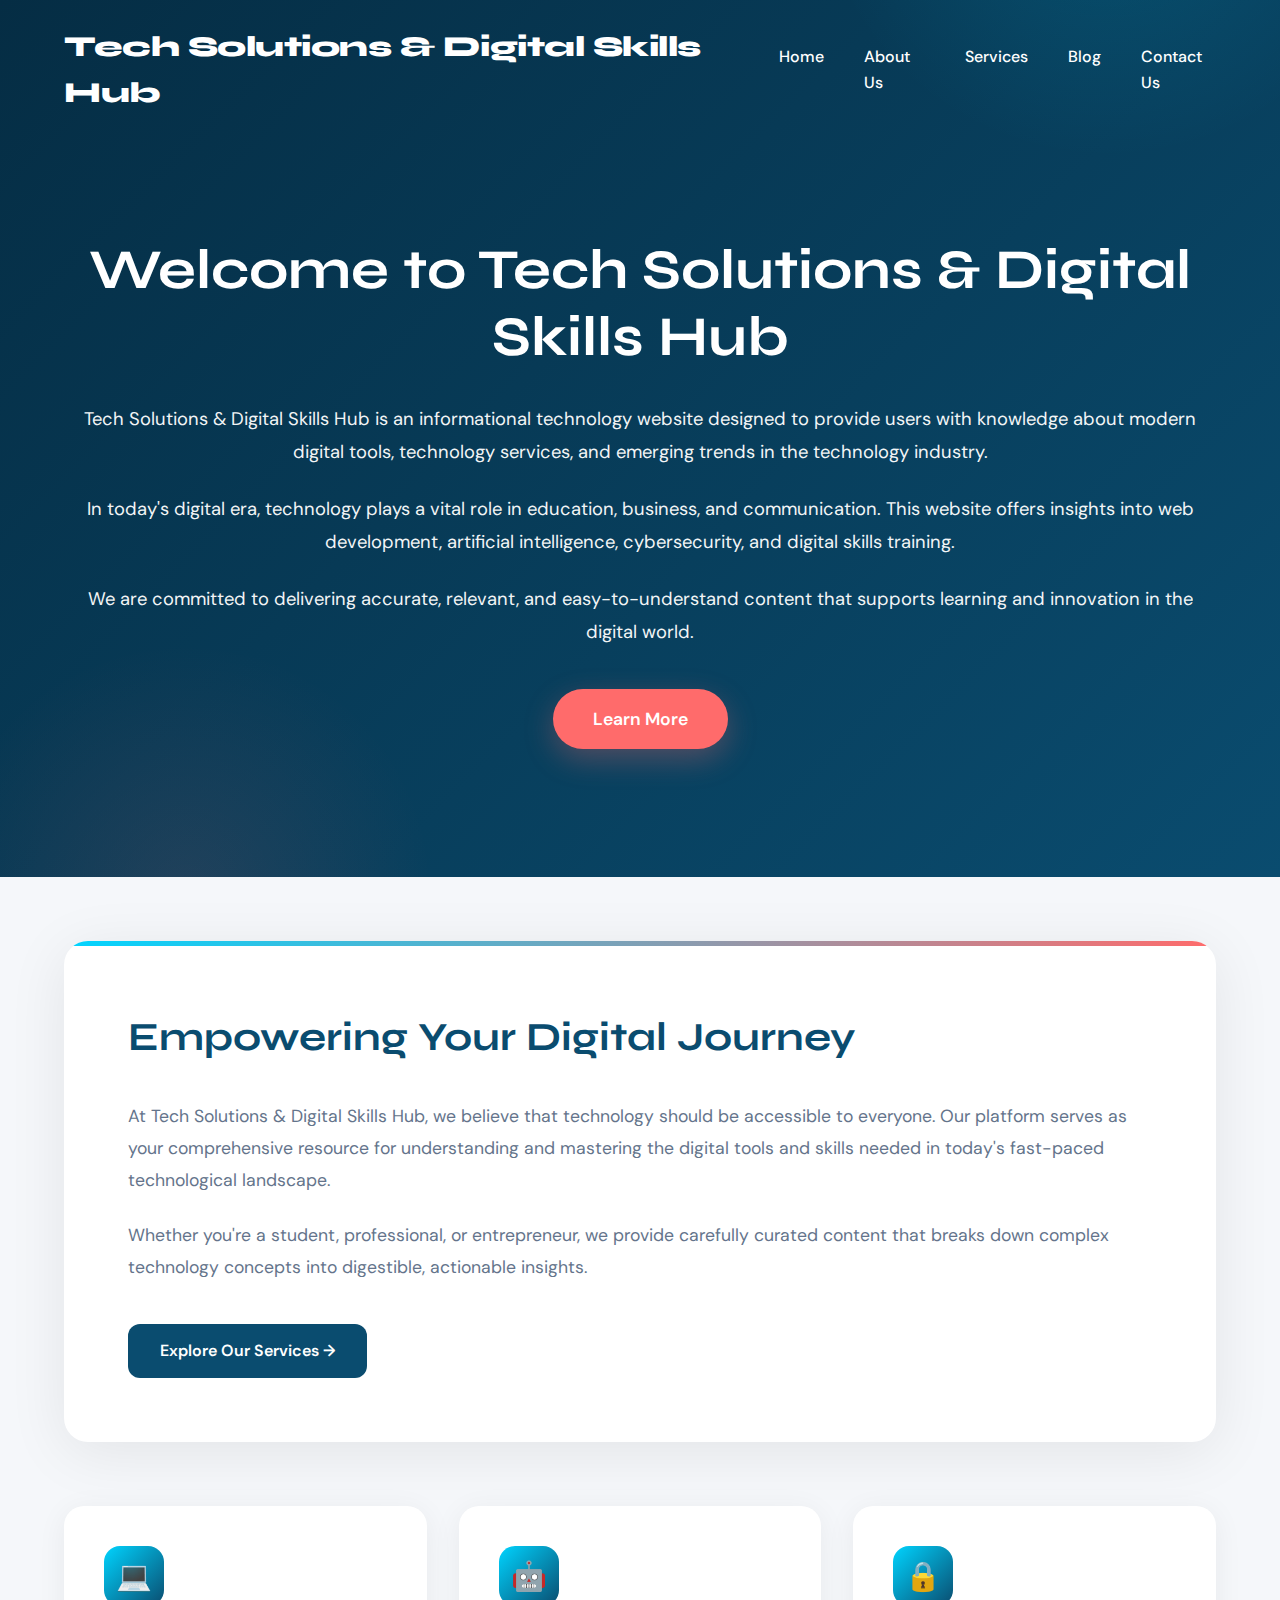
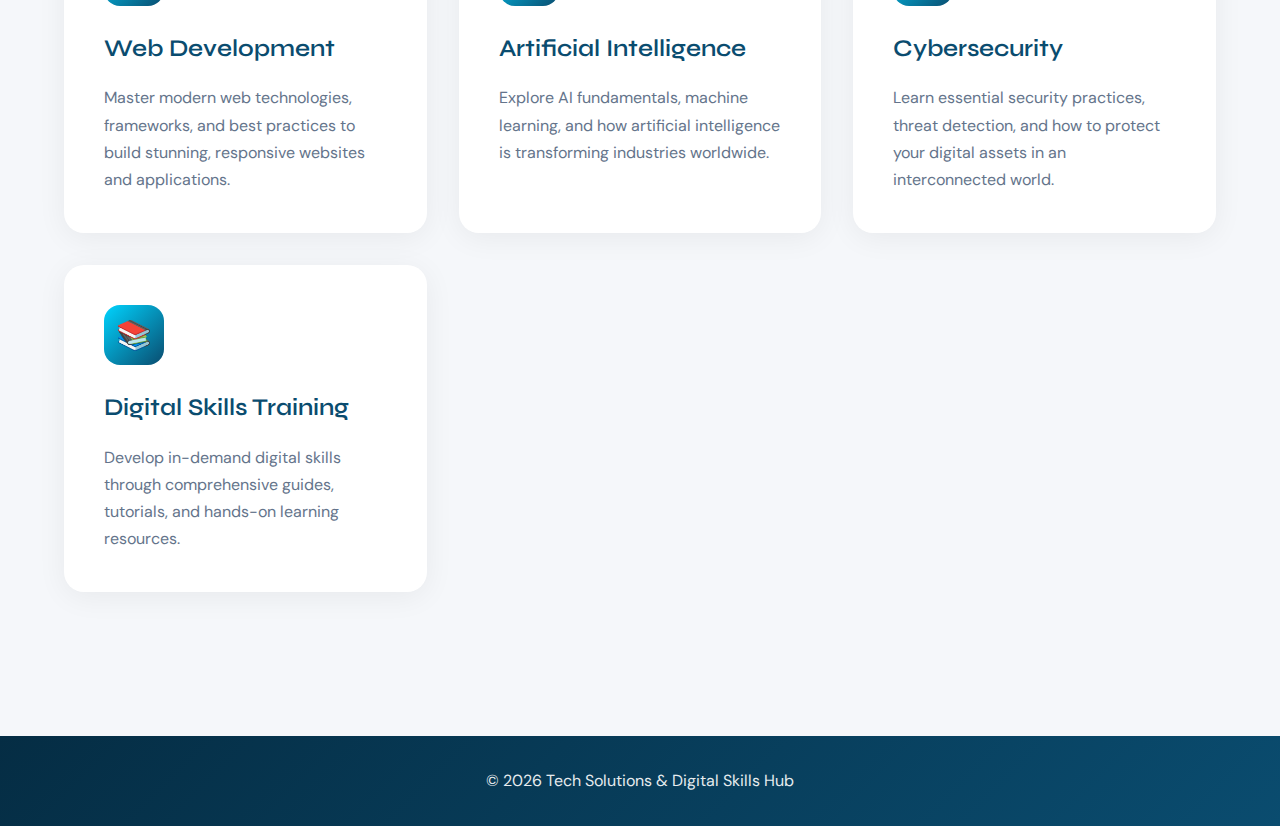
<file: index.html>
<!DOCTYPE html>
<html lang="en">
<head>
    <meta charset="UTF-8">
    <meta name="viewport" content="width=device-width, initial-scale=1.0">
    <title>Tech Solutions & Digital Skills Hub</title>
    <link rel="preconnect" href="https://fonts.googleapis.com">
    <link rel="preconnect" href="https://fonts.gstatic.com" crossorigin>
    <link href="https://fonts.googleapis.com/css2?family=Syne:wght@400;600;700;800&family=DM+Sans:wght@400;500;700&display=swap" rel="stylesheet">
    <style>
        * {
            margin: 0;
            padding: 0;
            box-sizing: border-box;
        }

        :root {
            --primary-blue: #0a4c6f;
            --accent-cyan: #00d4ff;
            --accent-coral: #ff6b6b;
            --dark-blue: #052d44;
            --light-gray: #f5f7fa;
            --text-dark: #1a2332;
            --text-light: #64748b;
        }

        body {
            font-family: 'DM Sans', sans-serif;
            color: var(--text-dark);
            line-height: 1.6;
            overflow-x: hidden;
            background: var(--light-gray);
        }

        /* Header Styles */
        header {
            background: linear-gradient(135deg, var(--dark-blue) 0%, var(--primary-blue) 100%);
            color: white;
            padding: 0;
            position: relative;
            overflow: hidden;
        }

        header::before {
            content: '';
            position: absolute;
            top: -50%;
            right: -10%;
            width: 600px;
            height: 600px;
            background: radial-gradient(circle, rgba(0, 212, 255, 0.15) 0%, transparent 70%);
            border-radius: 50%;
            animation: float 20s ease-in-out infinite;
        }

        header::after {
            content: '';
            position: absolute;
            bottom: -30%;
            left: -5%;
            width: 500px;
            height: 500px;
            background: radial-gradient(circle, rgba(255, 107, 107, 0.1) 0%, transparent 70%);
            border-radius: 50%;
            animation: float 15s ease-in-out infinite reverse;
        }

        @keyframes float {
            0%, 100% { transform: translate(0, 0) scale(1); }
            50% { transform: translate(30px, -30px) scale(1.1); }
        }

        nav {
            position: relative;
            z-index: 10;
            padding: 1.5rem 5%;
        }

        .nav-content {
            max-width: 1400px;
            margin: 0 auto;
            display: flex;
            justify-content: space-between;
            align-items: center;
        }

        h1 {
            font-family: 'Syne', sans-serif;
            font-size: 1.8rem;
            font-weight: 800;
            letter-spacing: -0.5px;
            animation: slideInLeft 0.8s cubic-bezier(0.22, 1, 0.36, 1);
        }

        @keyframes slideInLeft {
            from {
                opacity: 0;
                transform: translateX(-30px);
            }
            to {
                opacity: 1;
                transform: translateX(0);
            }
        }

        .nav-links {
            display: flex;
            gap: 2.5rem;
            list-style: none;
            animation: slideInRight 0.8s cubic-bezier(0.22, 1, 0.36, 1);
        }

        @keyframes slideInRight {
            from {
                opacity: 0;
                transform: translateX(30px);
            }
            to {
                opacity: 1;
                transform: translateX(0);
            }
        }

        .nav-links a {
            color: white;
            text-decoration: none;
            font-weight: 500;
            font-size: 1rem;
            transition: all 0.3s ease;
            position: relative;
            padding: 0.5rem 0;
        }

        .nav-links a::after {
            content: '';
            position: absolute;
            bottom: 0;
            left: 0;
            width: 0;
            height: 2px;
            background: var(--accent-cyan);
            transition: width 0.3s ease;
        }

        .nav-links a:hover::after {
            width: 100%;
        }

        .nav-links a:hover {
            color: var(--accent-cyan);
        }

        /* Hero Section */
        .hero {
            position: relative;
            z-index: 5;
            padding: 6rem 5% 8rem;
            text-align: center;
        }

        .hero-content {
            max-width: 1200px;
            margin: 0 auto;
        }

        .hero h2 {
            font-family: 'Syne', sans-serif;
            font-size: 3.5rem;
            font-weight: 700;
            line-height: 1.2;
            margin-bottom: 2rem;
            animation: fadeInUp 1s cubic-bezier(0.22, 1, 0.36, 1) 0.2s both;
        }

        @keyframes fadeInUp {
            from {
                opacity: 0;
                transform: translateY(30px);
            }
            to {
                opacity: 1;
                transform: translateY(0);
            }
        }

        .hero p {
            font-size: 1.15rem;
            line-height: 1.8;
            margin-bottom: 1.5rem;
            opacity: 0.95;
            animation: fadeInUp 1s cubic-bezier(0.22, 1, 0.36, 1) 0.4s both;
        }

        .cta-button {
            display: inline-block;
            padding: 1rem 2.5rem;
            background: var(--accent-coral);
            color: white;
            text-decoration: none;
            border-radius: 50px;
            font-weight: 600;
            font-size: 1.1rem;
            transition: all 0.3s ease;
            box-shadow: 0 10px 30px rgba(255, 107, 107, 0.3);
            animation: fadeInUp 1s cubic-bezier(0.22, 1, 0.36, 1) 0.6s both;
            margin-top: 1rem;
        }

        .cta-button:hover {
            transform: translateY(-3px);
            box-shadow: 0 15px 40px rgba(255, 107, 107, 0.4);
            background: #ff5252;
        }

        /* Main Content */
        main {
            padding: 4rem 5%;
            max-width: 1400px;
            margin: 0 auto;
        }

        .welcome-section {
            background: white;
            border-radius: 24px;
            padding: 4rem;
            box-shadow: 0 10px 60px rgba(0, 0, 0, 0.08);
            position: relative;
            overflow: hidden;
            animation: fadeInUp 1s cubic-bezier(0.22, 1, 0.36, 1) 0.8s both;
        }

        .welcome-section::before {
            content: '';
            position: absolute;
            top: 0;
            left: 0;
            width: 100%;
            height: 5px;
            background: linear-gradient(90deg, var(--accent-cyan), var(--accent-coral));
        }

        .welcome-section h3 {
            font-family: 'Syne', sans-serif;
            font-size: 2.5rem;
            font-weight: 700;
            color: var(--primary-blue);
            margin-bottom: 2rem;
        }

        .welcome-section p {
            font-size: 1.1rem;
            color: var(--text-light);
            line-height: 1.8;
            margin-bottom: 1.5rem;
        }

        .learn-more-btn {
            display: inline-block;
            padding: 0.9rem 2rem;
            background: var(--primary-blue);
            color: white;
            text-decoration: none;
            border-radius: 12px;
            font-weight: 600;
            transition: all 0.3s ease;
            margin-top: 1rem;
        }

        .learn-more-btn:hover {
            background: var(--dark-blue);
            transform: translateX(5px);
        }

        /* Features Grid */
        .features-grid {
            display: grid;
            grid-template-columns: repeat(auto-fit, minmax(280px, 1fr));
            gap: 2rem;
            margin-top: 4rem;
        }

        .feature-card {
            background: white;
            padding: 2.5rem;
            border-radius: 20px;
            box-shadow: 0 5px 30px rgba(0, 0, 0, 0.06);
            transition: all 0.3s ease;
            position: relative;
            overflow: hidden;
            animation: fadeInUp 1s cubic-bezier(0.22, 1, 0.36, 1) both;
        }

        .feature-card:nth-child(1) { animation-delay: 0.9s; }
        .feature-card:nth-child(2) { animation-delay: 1s; }
        .feature-card:nth-child(3) { animation-delay: 1.1s; }
        .feature-card:nth-child(4) { animation-delay: 1.2s; }

        .feature-card::before {
            content: '';
            position: absolute;
            top: 0;
            left: 0;
            width: 4px;
            height: 0;
            background: var(--accent-cyan);
            transition: height 0.3s ease;
        }

        .feature-card:hover::before {
            height: 100%;
        }

        .feature-card:hover {
            transform: translateY(-10px);
            box-shadow: 0 15px 50px rgba(0, 0, 0, 0.12);
        }

        .feature-icon {
            width: 60px;
            height: 60px;
            background: linear-gradient(135deg, var(--accent-cyan), var(--primary-blue));
            border-radius: 16px;
            display: flex;
            align-items: center;
            justify-content: center;
            font-size: 1.8rem;
            margin-bottom: 1.5rem;
        }

        .feature-card h4 {
            font-family: 'Syne', sans-serif;
            font-size: 1.5rem;
            font-weight: 600;
            color: var(--primary-blue);
            margin-bottom: 1rem;
        }

        .feature-card p {
            color: var(--text-light);
            line-height: 1.7;
        }

        /* Footer */
        footer {
            background: linear-gradient(135deg, var(--dark-blue) 0%, var(--primary-blue) 100%);
            color: white;
            text-align: center;
            padding: 2rem 5%;
            margin-top: 5rem;
        }

        footer p {
            font-size: 1rem;
            opacity: 0.9;
        }

        /* Responsive */
        @media (max-width: 768px) {
            h1 {
                font-size: 1.5rem;
            }

            .nav-links {
                gap: 1.5rem;
                font-size: 0.9rem;
            }

            .hero h2 {
                font-size: 2.5rem;
            }

            .hero p {
                font-size: 1rem;
            }

            .welcome-section {
                padding: 2.5rem;
            }

            .welcome-section h3 {
                font-size: 2rem;
            }

            .features-grid {
                grid-template-columns: 1fr;
            }
        }
    </style>
</head>
<body>
    <header>
        <nav>
            <div class="nav-content">
                <h1>Tech Solutions & Digital Skills Hub</h1>
                <ul class="nav-links">
                    <li><a href="index.html">Home</a></li>
                    <li><a href="about.html">About Us</a></li>
                    <li><a href="services.html">Services</a></li>
                    <li><a href="blog.html">Blog</a></li>
                    <li><a href="contact.html">Contact Us</a></li>
                </ul>
            </div>
        </nav>
        
        <div class="hero">
            <div class="hero-content">
                <h2>Welcome to Tech Solutions & Digital Skills Hub</h2>
                <p>Tech Solutions & Digital Skills Hub is an informational technology website designed to provide users with knowledge about modern digital tools, technology services, and emerging trends in the technology industry.</p>
                <p>In today's digital era, technology plays a vital role in education, business, and communication. This website offers insights into web development, artificial intelligence, cybersecurity, and digital skills training.</p>
                <p>We are committed to delivering accurate, relevant, and easy-to-understand content that supports learning and innovation in the digital world.</p>
                <a href="#learn-more" class="cta-button">Learn More</a>
            </div>
        </div>
    </header>

    <main>
        <section class="welcome-section" id="learn-more">
            <h3>Empowering Your Digital Journey</h3>
            <p>At Tech Solutions & Digital Skills Hub, we believe that technology should be accessible to everyone. Our platform serves as your comprehensive resource for understanding and mastering the digital tools and skills needed in today's fast-paced technological landscape.</p>
            <p>Whether you're a student, professional, or entrepreneur, we provide carefully curated content that breaks down complex technology concepts into digestible, actionable insights.</p>
            <a href="services.html" class="learn-more-btn">Explore Our Services →</a>
        </section>

        <div class="features-grid">
            <div class="feature-card">
                <div class="feature-icon">💻</div>
                <h4>Web Development</h4>
                <p>Master modern web technologies, frameworks, and best practices to build stunning, responsive websites and applications.</p>
            </div>
            
            <div class="feature-card">
                <div class="feature-icon">🤖</div>
                <h4>Artificial Intelligence</h4>
                <p>Explore AI fundamentals, machine learning, and how artificial intelligence is transforming industries worldwide.</p>
            </div>
            
            <div class="feature-card">
                <div class="feature-icon">🔒</div>
                <h4>Cybersecurity</h4>
                <p>Learn essential security practices, threat detection, and how to protect your digital assets in an interconnected world.</p>
            </div>
            
            <div class="feature-card">
                <div class="feature-icon">📚</div>
                <h4>Digital Skills Training</h4>
                <p>Develop in-demand digital skills through comprehensive guides, tutorials, and hands-on learning resources.</p>
            </div>
        </div>
    </main>

    <footer>
        <p>© 2026 Tech Solutions & Digital Skills Hub</p>
    </footer>
</body>
</html>
</file>
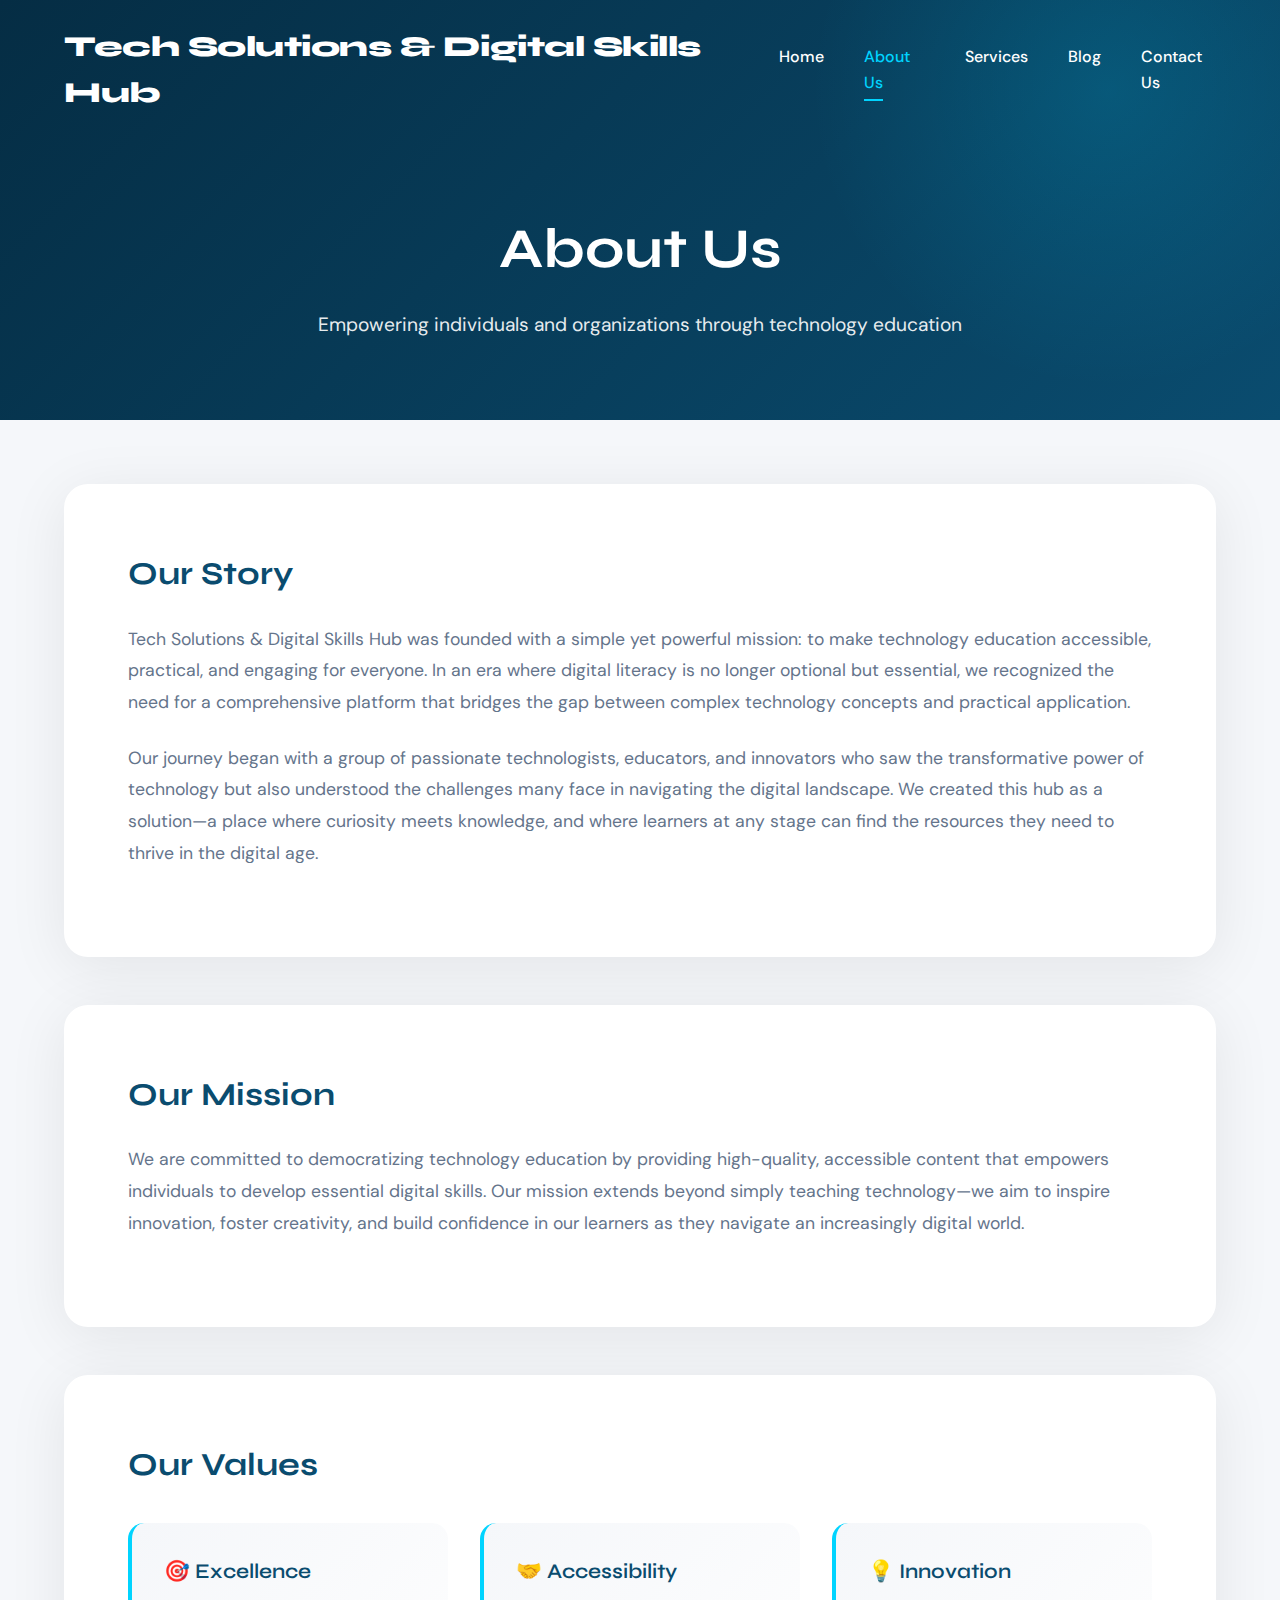
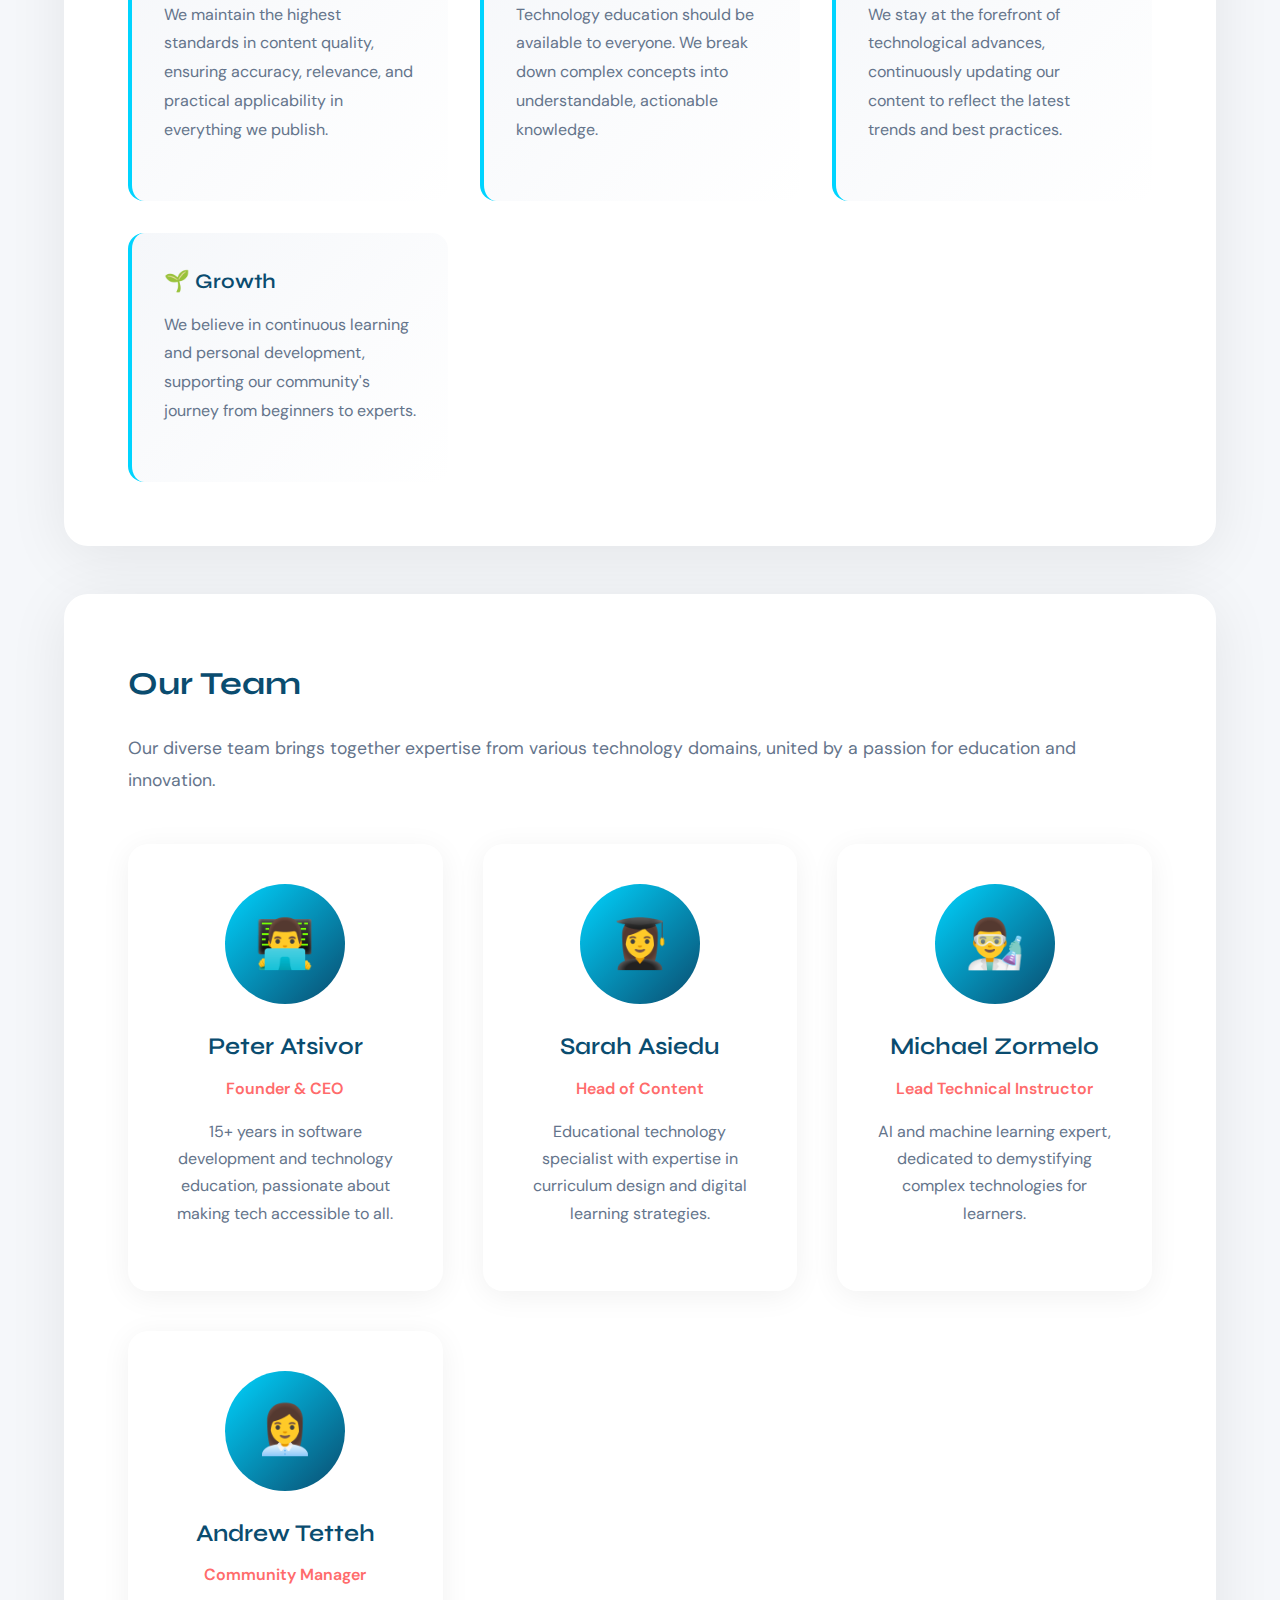
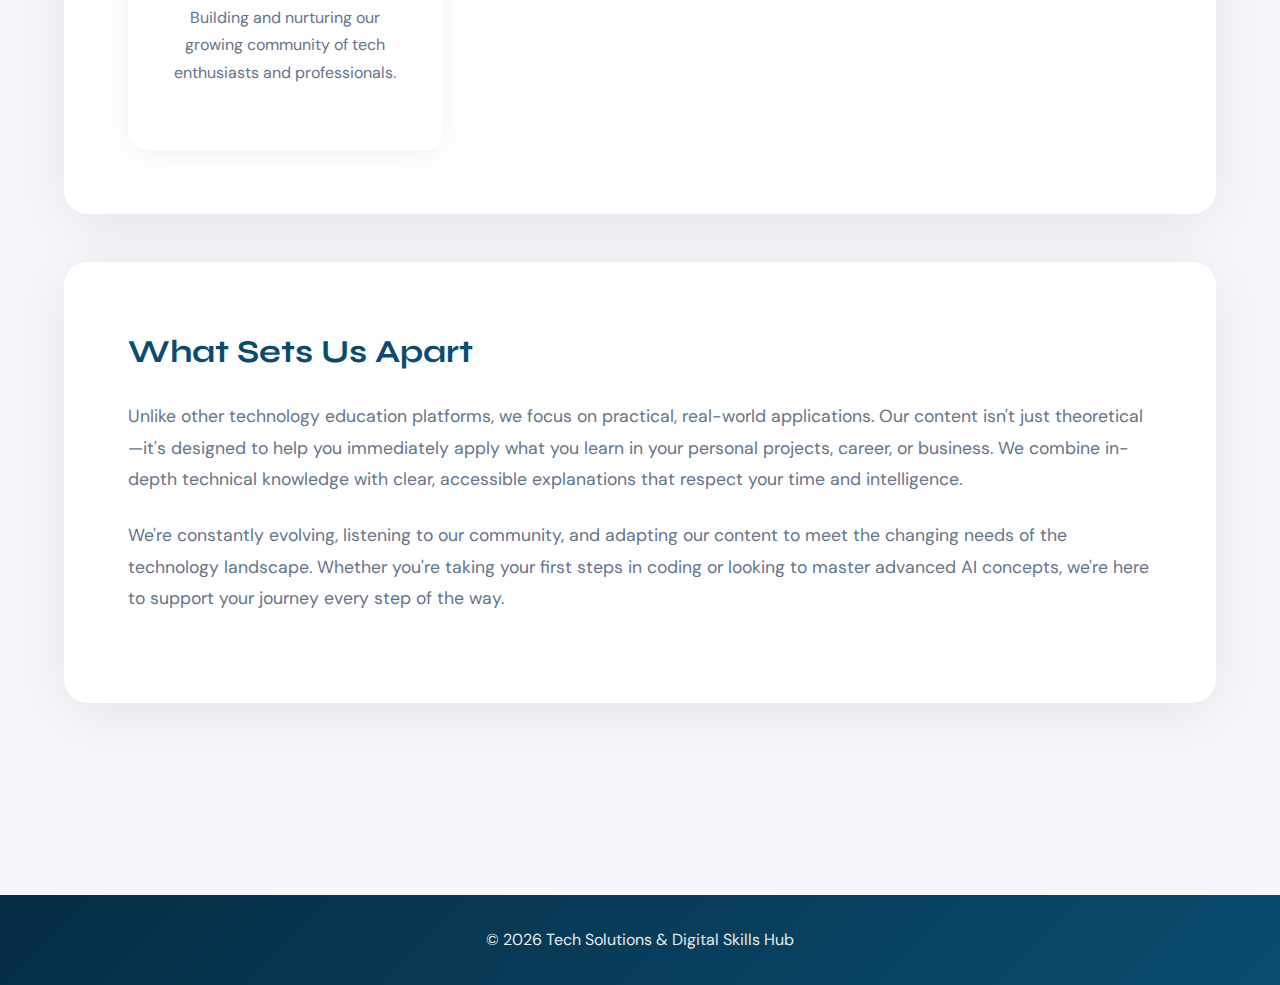
<file: about.html>
<!DOCTYPE html>
<html lang="en">
<head>
    <meta charset="UTF-8">
    <meta name="viewport" content="width=device-width, initial-scale=1.0">
    <title>About Us - Tech Solutions & Digital Skills Hub</title>
    <link rel="preconnect" href="https://fonts.googleapis.com">
    <link rel="preconnect" href="https://fonts.gstatic.com" crossorigin>
    <link href="https://fonts.googleapis.com/css2?family=Syne:wght@400;600;700;800&family=DM+Sans:wght@400;500;700&display=swap" rel="stylesheet">
    <style>
        * {
            margin: 0;
            padding: 0;
            box-sizing: border-box;
        }

        :root {
            --primary-blue: #0a4c6f;
            --accent-cyan: #00d4ff;
            --accent-coral: #ff6b6b;
            --dark-blue: #052d44;
            --light-gray: #f5f7fa;
            --text-dark: #1a2332;
            --text-light: #64748b;
        }

        body {
            font-family: 'DM Sans', sans-serif;
            color: var(--text-dark);
            line-height: 1.6;
            overflow-x: hidden;
            background: var(--light-gray);
        }

        /* Header Styles */
        header {
            background: linear-gradient(135deg, var(--dark-blue) 0%, var(--primary-blue) 100%);
            color: white;
            padding: 0;
            position: relative;
            overflow: hidden;
        }

        header::before {
            content: '';
            position: absolute;
            top: -50%;
            right: -10%;
            width: 600px;
            height: 600px;
            background: radial-gradient(circle, rgba(0, 212, 255, 0.15) 0%, transparent 70%);
            border-radius: 50%;
            animation: float 20s ease-in-out infinite;
        }

        @keyframes float {
            0%, 100% { transform: translate(0, 0) scale(1); }
            50% { transform: translate(30px, -30px) scale(1.1); }
        }

        nav {
            position: relative;
            z-index: 10;
            padding: 1.5rem 5%;
        }

        .nav-content {
            max-width: 1400px;
            margin: 0 auto;
            display: flex;
            justify-content: space-between;
            align-items: center;
        }

        h1 {
            font-family: 'Syne', sans-serif;
            font-size: 1.8rem;
            font-weight: 800;
            letter-spacing: -0.5px;
        }

        h1 a {
            color: white;
            text-decoration: none;
        }

        .nav-links {
            display: flex;
            gap: 2.5rem;
            list-style: none;
        }

        .nav-links a {
            color: white;
            text-decoration: none;
            font-weight: 500;
            font-size: 1rem;
            transition: all 0.3s ease;
            position: relative;
            padding: 0.5rem 0;
        }

        .nav-links a::after {
            content: '';
            position: absolute;
            bottom: 0;
            left: 0;
            width: 0;
            height: 2px;
            background: var(--accent-cyan);
            transition: width 0.3s ease;
        }

        .nav-links a:hover::after,
        .nav-links a.active::after {
            width: 100%;
        }

        .nav-links a:hover,
        .nav-links a.active {
            color: var(--accent-cyan);
        }

        /* Page Header */
        .page-header {
            position: relative;
            z-index: 5;
            padding: 4rem 5% 5rem;
            text-align: center;
        }

        .page-header h2 {
            font-family: 'Syne', sans-serif;
            font-size: 3.5rem;
            font-weight: 700;
            margin-bottom: 1rem;
            animation: fadeInUp 0.8s ease;
        }

        @keyframes fadeInUp {
            from {
                opacity: 0;
                transform: translateY(30px);
            }
            to {
                opacity: 1;
                transform: translateY(0);
            }
        }

        .page-header p {
            font-size: 1.2rem;
            opacity: 0.9;
            animation: fadeInUp 0.8s ease 0.2s both;
        }

        /* Main Content */
        main {
            padding: 4rem 5%;
            max-width: 1400px;
            margin: 0 auto;
        }

        .content-section {
            background: white;
            border-radius: 24px;
            padding: 4rem;
            box-shadow: 0 10px 60px rgba(0, 0, 0, 0.08);
            margin-bottom: 3rem;
            animation: fadeInUp 0.8s ease 0.4s both;
        }

        .content-section h3 {
            font-family: 'Syne', sans-serif;
            font-size: 2rem;
            font-weight: 700;
            color: var(--primary-blue);
            margin-bottom: 1.5rem;
        }

        .content-section p {
            font-size: 1.1rem;
            color: var(--text-light);
            line-height: 1.8;
            margin-bottom: 1.5rem;
        }

        /* Team Grid */
        .team-grid {
            display: grid;
            grid-template-columns: repeat(auto-fit, minmax(280px, 1fr));
            gap: 2.5rem;
            margin-top: 3rem;
        }

        .team-member {
            background: white;
            padding: 2.5rem;
            border-radius: 20px;
            box-shadow: 0 5px 30px rgba(0, 0, 0, 0.06);
            text-align: center;
            transition: all 0.3s ease;
        }

        .team-member:hover {
            transform: translateY(-10px);
            box-shadow: 0 15px 50px rgba(0, 0, 0, 0.12);
        }

        .team-avatar {
            width: 120px;
            height: 120px;
            background: linear-gradient(135deg, var(--accent-cyan), var(--primary-blue));
            border-radius: 50%;
            display: flex;
            align-items: center;
            justify-content: center;
            font-size: 3rem;
            margin: 0 auto 1.5rem;
        }

        .team-member h4 {
            font-family: 'Syne', sans-serif;
            font-size: 1.5rem;
            font-weight: 600;
            color: var(--primary-blue);
            margin-bottom: 0.5rem;
        }

        .team-member .role {
            color: var(--accent-coral);
            font-weight: 600;
            margin-bottom: 1rem;
        }

        .team-member p {
            color: var(--text-light);
            line-height: 1.7;
            font-size: 1rem;
        }

        /* Values Grid */
        .values-grid {
            display: grid;
            grid-template-columns: repeat(auto-fit, minmax(250px, 1fr));
            gap: 2rem;
            margin-top: 2rem;
        }

        .value-card {
            background: linear-gradient(135deg, var(--light-gray), white);
            padding: 2rem;
            border-radius: 16px;
            border-left: 4px solid var(--accent-cyan);
        }

        .value-card h4 {
            font-family: 'Syne', sans-serif;
            font-size: 1.3rem;
            font-weight: 600;
            color: var(--primary-blue);
            margin-bottom: 0.8rem;
        }

        .value-card p {
            color: var(--text-light);
            font-size: 1rem;
        }

        /* Footer */
        footer {
            background: linear-gradient(135deg, var(--dark-blue) 0%, var(--primary-blue) 100%);
            color: white;
            text-align: center;
            padding: 2rem 5%;
            margin-top: 5rem;
        }

        footer p {
            font-size: 1rem;
            opacity: 0.9;
        }

        /* Responsive */
        @media (max-width: 768px) {
            h1 {
                font-size: 1.3rem;
            }

            .nav-links {
                gap: 1rem;
                font-size: 0.85rem;
            }

            .page-header h2 {
                font-size: 2.5rem;
            }

            .content-section {
                padding: 2.5rem;
            }

            .team-grid, .values-grid {
                grid-template-columns: 1fr;
            }
        }
    </style>
</head>
<body>
    <header>
        <nav>
            <div class="nav-content">
                <h1><a href="index.html">Tech Solutions & Digital Skills Hub</a></h1>
                <ul class="nav-links">
                    <li><a href="index.html">Home</a></li>
                    <li><a href="about.html" class="active">About Us</a></li>
                    <li><a href="services.html">Services</a></li>
                    <li><a href="blog.html">Blog</a></li>
                    <li><a href="contact.html">Contact Us</a></li>
                </ul>
            </div>
        </nav>
        
        <div class="page-header">
            <h2>About Us</h2>
            <p>Empowering individuals and organizations through technology education</p>
        </div>
    </header>

    <main>
        <section class="content-section">
            <h3>Our Story</h3>
            <p>Tech Solutions & Digital Skills Hub was founded with a simple yet powerful mission: to make technology education accessible, practical, and engaging for everyone. In an era where digital literacy is no longer optional but essential, we recognized the need for a comprehensive platform that bridges the gap between complex technology concepts and practical application.</p>
            <p>Our journey began with a group of passionate technologists, educators, and innovators who saw the transformative power of technology but also understood the challenges many face in navigating the digital landscape. We created this hub as a solution—a place where curiosity meets knowledge, and where learners at any stage can find the resources they need to thrive in the digital age.</p>
        </section>

        <section class="content-section">
            <h3>Our Mission</h3>
            <p>We are committed to democratizing technology education by providing high-quality, accessible content that empowers individuals to develop essential digital skills. Our mission extends beyond simply teaching technology—we aim to inspire innovation, foster creativity, and build confidence in our learners as they navigate an increasingly digital world.</p>
        </section>

        <section class="content-section">
            <h3>Our Values</h3>
            <div class="values-grid">
                <div class="value-card">
                    <h4>🎯 Excellence</h4>
                    <p>We maintain the highest standards in content quality, ensuring accuracy, relevance, and practical applicability in everything we publish.</p>
                </div>
                <div class="value-card">
                    <h4>🤝 Accessibility</h4>
                    <p>Technology education should be available to everyone. We break down complex concepts into understandable, actionable knowledge.</p>
                </div>
                <div class="value-card">
                    <h4>💡 Innovation</h4>
                    <p>We stay at the forefront of technological advances, continuously updating our content to reflect the latest trends and best practices.</p>
                </div>
                <div class="value-card">
                    <h4>🌱 Growth</h4>
                    <p>We believe in continuous learning and personal development, supporting our community's journey from beginners to experts.</p>
                </div>
            </div>
        </section>

        <section class="content-section">
            <h3>Our Team</h3>
            <p>Our diverse team brings together expertise from various technology domains, united by a passion for education and innovation.</p>
            <div class="team-grid">
                <div class="team-member">
                    <div class="team-avatar">👨‍💻</div>
                    <h4>Peter Atsivor</h4>
                    <p class="role">Founder & CEO</p>
                    <p>15+ years in software development and technology education, passionate about making tech accessible to all.</p>
                </div>
                <div class="team-member">
                    <div class="team-avatar">👩‍🎓</div>
                    <h4>Sarah Asiedu</h4>
                    <p class="role">Head of Content</p>
                    <p>Educational technology specialist with expertise in curriculum design and digital learning strategies.</p>
                </div>
                <div class="team-member">
                    <div class="team-avatar">👨‍🔬</div>
                    <h4>Michael Zormelo</h4>
                    <p class="role">Lead Technical Instructor</p>
                    <p>AI and machine learning expert, dedicated to demystifying complex technologies for learners.</p>
                </div>
                <div class="team-member">
                    <div class="team-avatar">👩‍💼</div>
                    <h4>Andrew Tetteh</h4>
                    <p class="role">Community Manager</p>
                    <p>Building and nurturing our growing community of tech enthusiasts and professionals.</p>
                </div>
            </div>
        </section>

        <section class="content-section">
            <h3>What Sets Us Apart</h3>
            <p>Unlike other technology education platforms, we focus on practical, real-world applications. Our content isn't just theoretical—it's designed to help you immediately apply what you learn in your personal projects, career, or business. We combine in-depth technical knowledge with clear, accessible explanations that respect your time and intelligence.</p>
            <p>We're constantly evolving, listening to our community, and adapting our content to meet the changing needs of the technology landscape. Whether you're taking your first steps in coding or looking to master advanced AI concepts, we're here to support your journey every step of the way.</p>
        </section>
    </main>

    <footer>
        <p>© 2026 Tech Solutions & Digital Skills Hub</p>
    </footer>
</body>
</html>
</file>
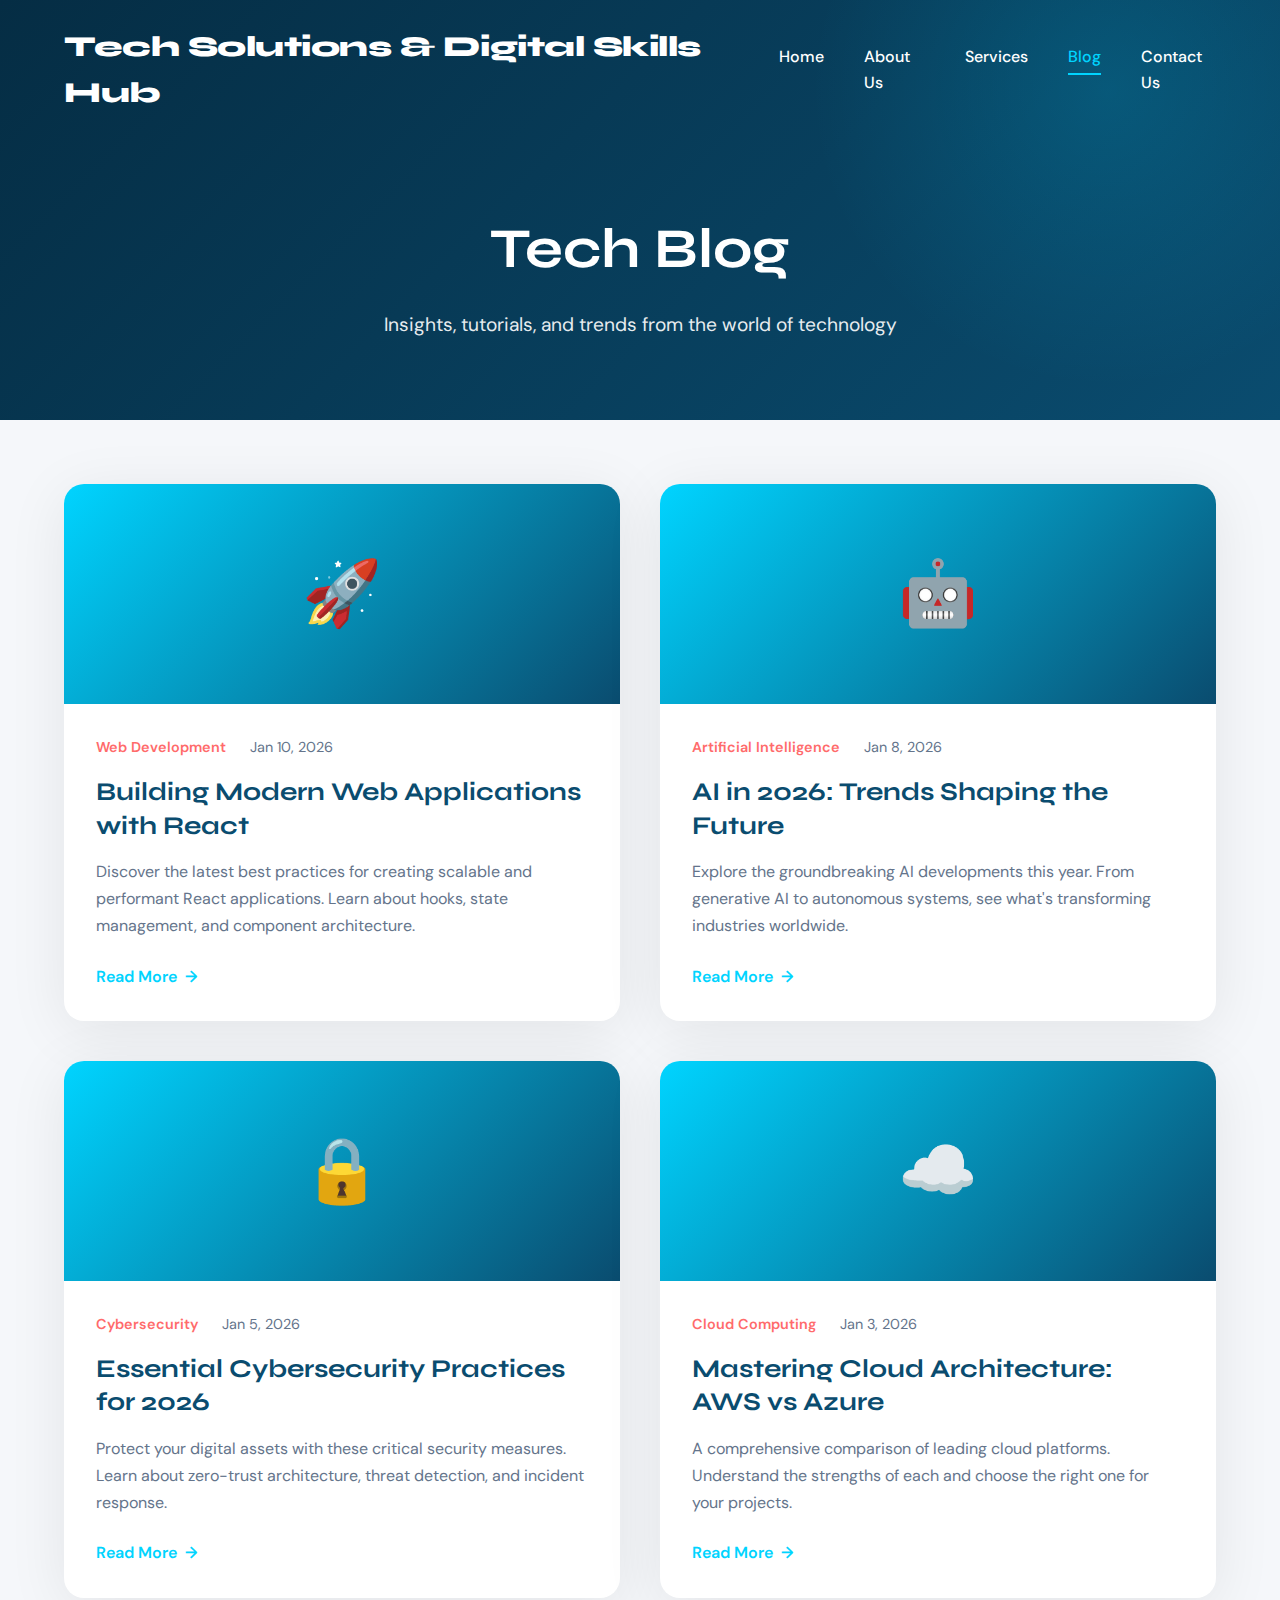
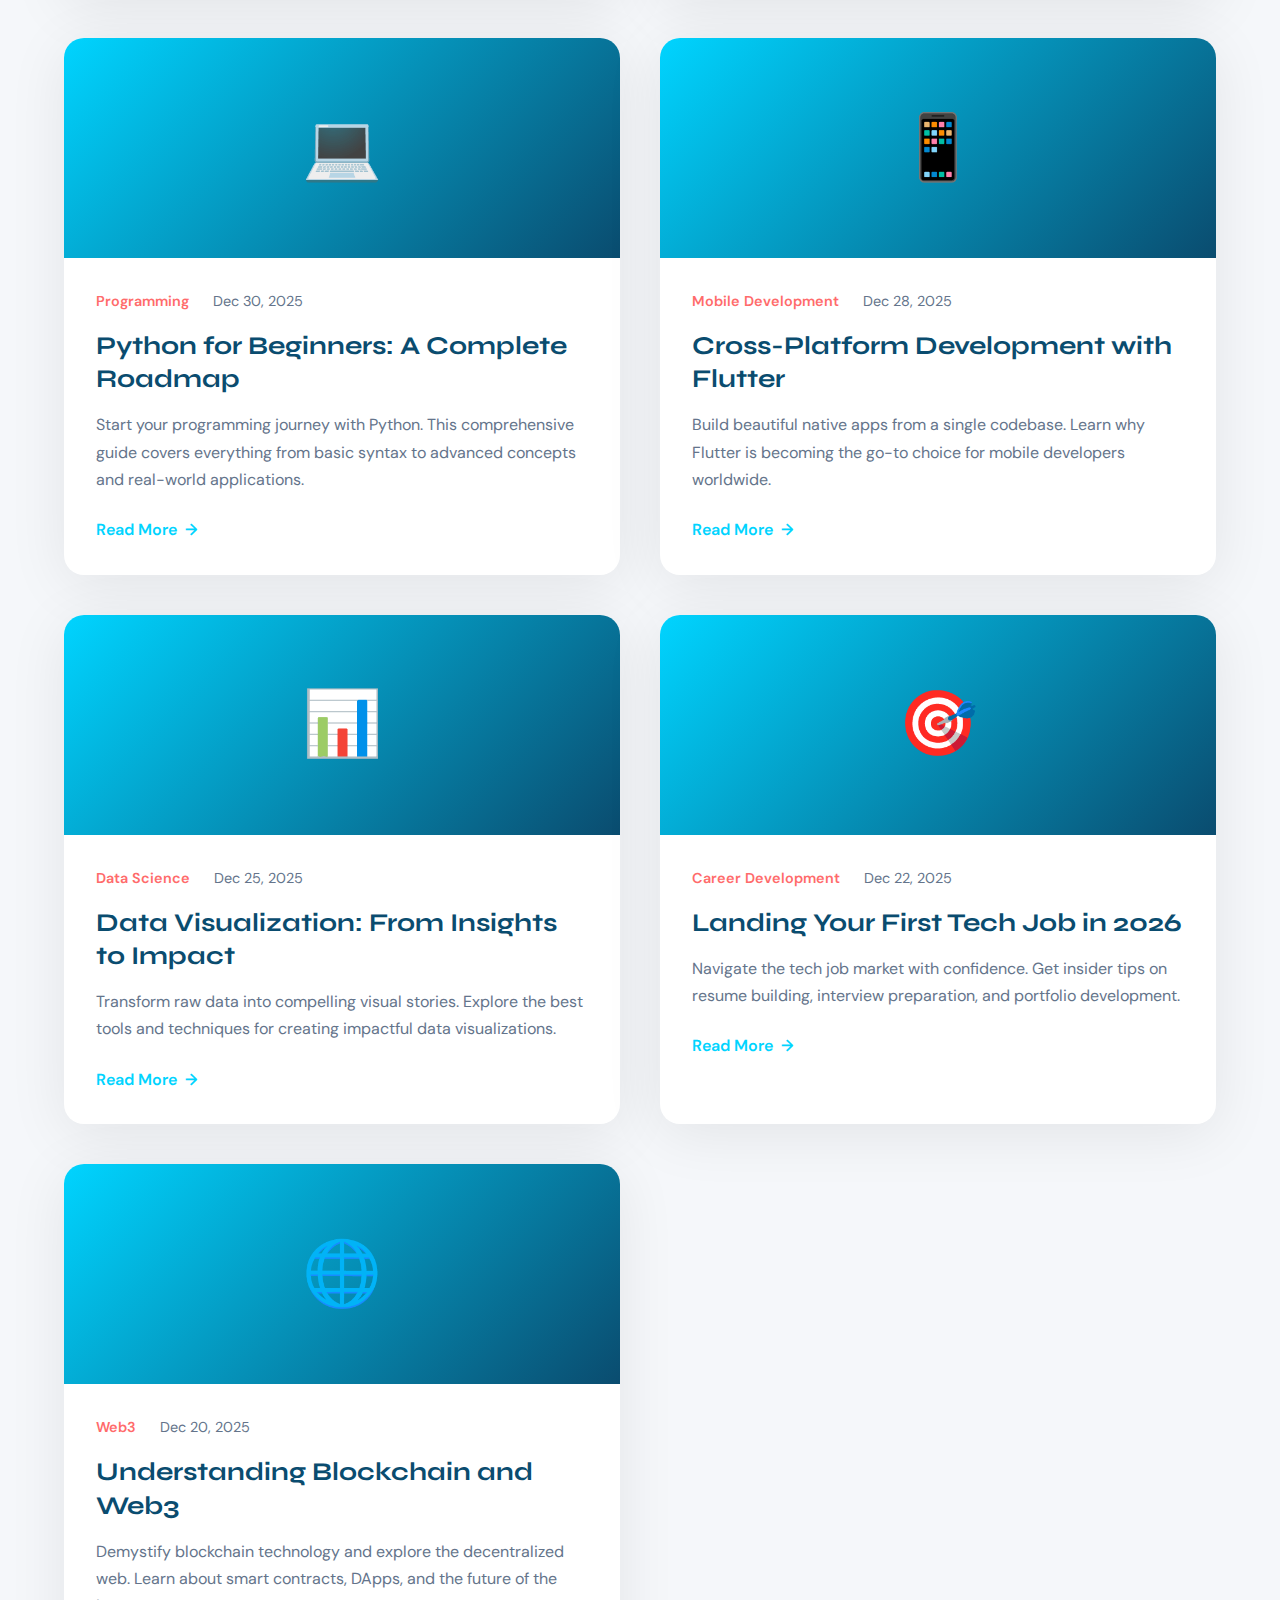
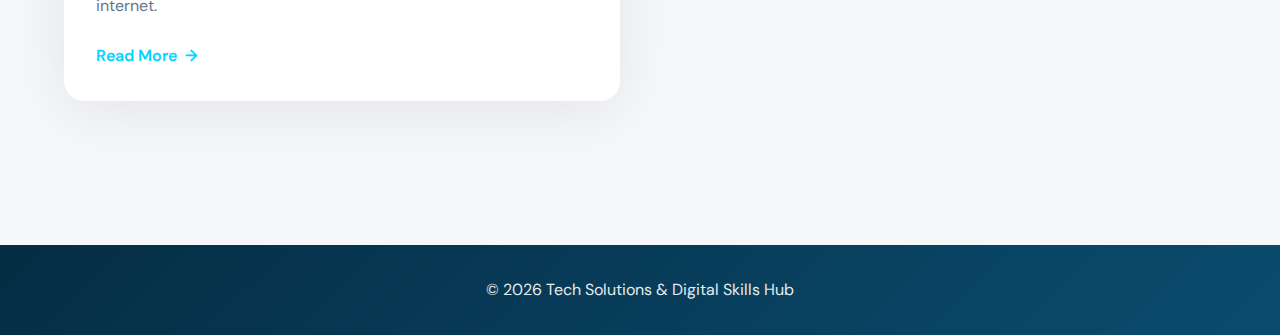
<file: blog.html>
<!DOCTYPE html>
<html lang="en">
<head>
    <meta charset="UTF-8">
    <meta name="viewport" content="width=device-width, initial-scale=1.0">
    <title>Blog - Tech Solutions & Digital Skills Hub</title>
    <link rel="preconnect" href="https://fonts.googleapis.com">
    <link rel="preconnect" href="https://fonts.gstatic.com" crossorigin>
    <link href="https://fonts.googleapis.com/css2?family=Syne:wght@400;600;700;800&family=DM+Sans:wght@400;500;700&display=swap" rel="stylesheet">
    <style>
        * {
            margin: 0;
            padding: 0;
            box-sizing: border-box;
        }

        :root {
            --primary-blue: #0a4c6f;
            --accent-cyan: #00d4ff;
            --accent-coral: #ff6b6b;
            --dark-blue: #052d44;
            --light-gray: #f5f7fa;
            --text-dark: #1a2332;
            --text-light: #64748b;
        }

        body {
            font-family: 'DM Sans', sans-serif;
            color: var(--text-dark);
            line-height: 1.6;
            overflow-x: hidden;
            background: var(--light-gray);
        }

        header {
            background: linear-gradient(135deg, var(--dark-blue) 0%, var(--primary-blue) 100%);
            color: white;
            padding: 0;
            position: relative;
            overflow: hidden;
        }

        header::before {
            content: '';
            position: absolute;
            top: -50%;
            right: -10%;
            width: 600px;
            height: 600px;
            background: radial-gradient(circle, rgba(0, 212, 255, 0.15) 0%, transparent 70%);
            border-radius: 50%;
            animation: float 20s ease-in-out infinite;
        }

        @keyframes float {
            0%, 100% { transform: translate(0, 0) scale(1); }
            50% { transform: translate(30px, -30px) scale(1.1); }
        }

        nav {
            position: relative;
            z-index: 10;
            padding: 1.5rem 5%;
        }

        .nav-content {
            max-width: 1400px;
            margin: 0 auto;
            display: flex;
            justify-content: space-between;
            align-items: center;
        }

        h1 {
            font-family: 'Syne', sans-serif;
            font-size: 1.8rem;
            font-weight: 800;
            letter-spacing: -0.5px;
        }

        h1 a {
            color: white;
            text-decoration: none;
        }

        .nav-links {
            display: flex;
            gap: 2.5rem;
            list-style: none;
        }

        .nav-links a {
            color: white;
            text-decoration: none;
            font-weight: 500;
            font-size: 1rem;
            transition: all 0.3s ease;
            position: relative;
            padding: 0.5rem 0;
        }

        .nav-links a::after {
            content: '';
            position: absolute;
            bottom: 0;
            left: 0;
            width: 0;
            height: 2px;
            background: var(--accent-cyan);
            transition: width 0.3s ease;
        }

        .nav-links a:hover::after,
        .nav-links a.active::after {
            width: 100%;
        }

        .nav-links a:hover,
        .nav-links a.active {
            color: var(--accent-cyan);
        }

        .page-header {
            position: relative;
            z-index: 5;
            padding: 4rem 5% 5rem;
            text-align: center;
        }

        .page-header h2 {
            font-family: 'Syne', sans-serif;
            font-size: 3.5rem;
            font-weight: 700;
            margin-bottom: 1rem;
            animation: fadeInUp 0.8s ease;
        }

        @keyframes fadeInUp {
            from {
                opacity: 0;
                transform: translateY(30px);
            }
            to {
                opacity: 1;
                transform: translateY(0);
            }
        }

        .page-header p {
            font-size: 1.2rem;
            opacity: 0.9;
            animation: fadeInUp 0.8s ease 0.2s both;
        }

        main {
            padding: 4rem 5%;
            max-width: 1400px;
            margin: 0 auto;
        }

        .blog-grid {
            display: grid;
            grid-template-columns: repeat(auto-fill, minmax(380px, 1fr));
            gap: 2.5rem;
        }

        .blog-card {
            background: white;
            border-radius: 20px;
            overflow: hidden;
            box-shadow: 0 10px 60px rgba(0, 0, 0, 0.08);
            transition: all 0.3s ease;
            animation: fadeInUp 0.8s ease both;
        }

        .blog-card:nth-child(1) { animation-delay: 0.2s; }
        .blog-card:nth-child(2) { animation-delay: 0.3s; }
        .blog-card:nth-child(3) { animation-delay: 0.4s; }
        .blog-card:nth-child(4) { animation-delay: 0.5s; }
        .blog-card:nth-child(5) { animation-delay: 0.6s; }
        .blog-card:nth-child(6) { animation-delay: 0.7s; }

        .blog-card:hover {
            transform: translateY(-10px);
            box-shadow: 0 20px 80px rgba(0, 0, 0, 0.12);
        }

        .blog-image {
            width: 100%;
            height: 220px;
            background: linear-gradient(135deg, var(--accent-cyan), var(--primary-blue));
            display: flex;
            align-items: center;
            justify-content: center;
            font-size: 4rem;
        }

        .blog-content {
            padding: 2rem;
        }

        .blog-meta {
            display: flex;
            gap: 1.5rem;
            margin-bottom: 1rem;
            font-size: 0.9rem;
            color: var(--text-light);
        }

        .blog-category {
            color: var(--accent-coral);
            font-weight: 600;
        }

        .blog-card h3 {
            font-family: 'Syne', sans-serif;
            font-size: 1.6rem;
            font-weight: 700;
            color: var(--primary-blue);
            margin-bottom: 1rem;
            line-height: 1.3;
        }

        .blog-card p {
            color: var(--text-light);
            line-height: 1.7;
            margin-bottom: 1.5rem;
        }

        .read-more {
            color: var(--accent-cyan);
            font-weight: 600;
            text-decoration: none;
            transition: all 0.3s ease;
            display: inline-flex;
            align-items: center;
            gap: 0.5rem;
        }

        .read-more:hover {
            gap: 0.8rem;
            color: var(--primary-blue);
        }

        .read-more::after {
            content: '→';
        }

        footer {
            background: linear-gradient(135deg, var(--dark-blue) 0%, var(--primary-blue) 100%);
            color: white;
            text-align: center;
            padding: 2rem 5%;
            margin-top: 5rem;
        }

        footer p {
            font-size: 1rem;
            opacity: 0.9;
        }

        @media (max-width: 768px) {
            h1 {
                font-size: 1.3rem;
            }

            .nav-links {
                gap: 1rem;
                font-size: 0.85rem;
            }

            .page-header h2 {
                font-size: 2.5rem;
            }

            .blog-grid {
                grid-template-columns: 1fr;
            }

            .blog-content {
                padding: 1.5rem;
            }
        }
    </style>
</head>
<body>
    <header>
        <nav>
            <div class="nav-content">
                <h1><a href="index.html">Tech Solutions & Digital Skills Hub</a></h1>
                <ul class="nav-links">
                    <li><a href="index.html">Home</a></li>
                    <li><a href="about.html">About Us</a></li>
                    <li><a href="services.html">Services</a></li>
                    <li><a href="blog.html" class="active">Blog</a></li>
                    <li><a href="contact.html">Contact Us</a></li>
                </ul>
            </div>
        </nav>
        
        <div class="page-header">
            <h2>Tech Blog</h2>
            <p>Insights, tutorials, and trends from the world of technology</p>
        </div>
    </header>

    <main>
        <div class="blog-grid">
            <article class="blog-card">
                <div class="blog-image">🚀</div>
                <div class="blog-content">
                    <div class="blog-meta">
                        <span class="blog-category">Web Development</span>
                        <span>Jan 10, 2026</span>
                    </div>
                    <h3>Building Modern Web Applications with React</h3>
                    <p>Discover the latest best practices for creating scalable and performant React applications. Learn about hooks, state management, and component architecture.</p>
                    <a href="#" class="read-more">Read More</a>
                </div>
            </article>

            <article class="blog-card">
                <div class="blog-image">🤖</div>
                <div class="blog-content">
                    <div class="blog-meta">
                        <span class="blog-category">Artificial Intelligence</span>
                        <span>Jan 8, 2026</span>
                    </div>
                    <h3>AI in 2026: Trends Shaping the Future</h3>
                    <p>Explore the groundbreaking AI developments this year. From generative AI to autonomous systems, see what's transforming industries worldwide.</p>
                    <a href="#" class="read-more">Read More</a>
                </div>
            </article>

            <article class="blog-card">
                <div class="blog-image">🔒</div>
                <div class="blog-content">
                    <div class="blog-meta">
                        <span class="blog-category">Cybersecurity</span>
                        <span>Jan 5, 2026</span>
                    </div>
                    <h3>Essential Cybersecurity Practices for 2026</h3>
                    <p>Protect your digital assets with these critical security measures. Learn about zero-trust architecture, threat detection, and incident response.</p>
                    <a href="#" class="read-more">Read More</a>
                </div>
            </article>

            <article class="blog-card">
                <div class="blog-image">☁️</div>
                <div class="blog-content">
                    <div class="blog-meta">
                        <span class="blog-category">Cloud Computing</span>
                        <span>Jan 3, 2026</span>
                    </div>
                    <h3>Mastering Cloud Architecture: AWS vs Azure</h3>
                    <p>A comprehensive comparison of leading cloud platforms. Understand the strengths of each and choose the right one for your projects.</p>
                    <a href="#" class="read-more">Read More</a>
                </div>
            </article>

            <article class="blog-card">
                <div class="blog-image">💻</div>
                <div class="blog-content">
                    <div class="blog-meta">
                        <span class="blog-category">Programming</span>
                        <span>Dec 30, 2025</span>
                    </div>
                    <h3>Python for Beginners: A Complete Roadmap</h3>
                    <p>Start your programming journey with Python. This comprehensive guide covers everything from basic syntax to advanced concepts and real-world applications.</p>
                    <a href="#" class="read-more">Read More</a>
                </div>
            </article>

            <article class="blog-card">
                <div class="blog-image">📱</div>
                <div class="blog-content">
                    <div class="blog-meta">
                        <span class="blog-category">Mobile Development</span>
                        <span>Dec 28, 2025</span>
                    </div>
                    <h3>Cross-Platform Development with Flutter</h3>
                    <p>Build beautiful native apps from a single codebase. Learn why Flutter is becoming the go-to choice for mobile developers worldwide.</p>
                    <a href="#" class="read-more">Read More</a>
                </div>
            </article>

            <article class="blog-card">
                <div class="blog-image">📊</div>
                <div class="blog-content">
                    <div class="blog-meta">
                        <span class="blog-category">Data Science</span>
                        <span>Dec 25, 2025</span>
                    </div>
                    <h3>Data Visualization: From Insights to Impact</h3>
                    <p>Transform raw data into compelling visual stories. Explore the best tools and techniques for creating impactful data visualizations.</p>
                    <a href="#" class="read-more">Read More</a>
                </div>
            </article>

            <article class="blog-card">
                <div class="blog-image">🎯</div>
                <div class="blog-content">
                    <div class="blog-meta">
                        <span class="blog-category">Career Development</span>
                        <span>Dec 22, 2025</span>
                    </div>
                    <h3>Landing Your First Tech Job in 2026</h3>
                    <p>Navigate the tech job market with confidence. Get insider tips on resume building, interview preparation, and portfolio development.</p>
                    <a href="#" class="read-more">Read More</a>
                </div>
            </article>

            <article class="blog-card">
                <div class="blog-image">🌐</div>
                <div class="blog-content">
                    <div class="blog-meta">
                        <span class="blog-category">Web3</span>
                        <span>Dec 20, 2025</span>
                    </div>
                    <h3>Understanding Blockchain and Web3</h3>
                    <p>Demystify blockchain technology and explore the decentralized web. Learn about smart contracts, DApps, and the future of the internet.</p>
                    <a href="#" class="read-more">Read More</a>
                </div>
            </article>
        </div>
    </main>

    <footer>
        <p>© 2026 Tech Solutions & Digital Skills Hub</p>
    </footer>
</body>
</html>
</file>
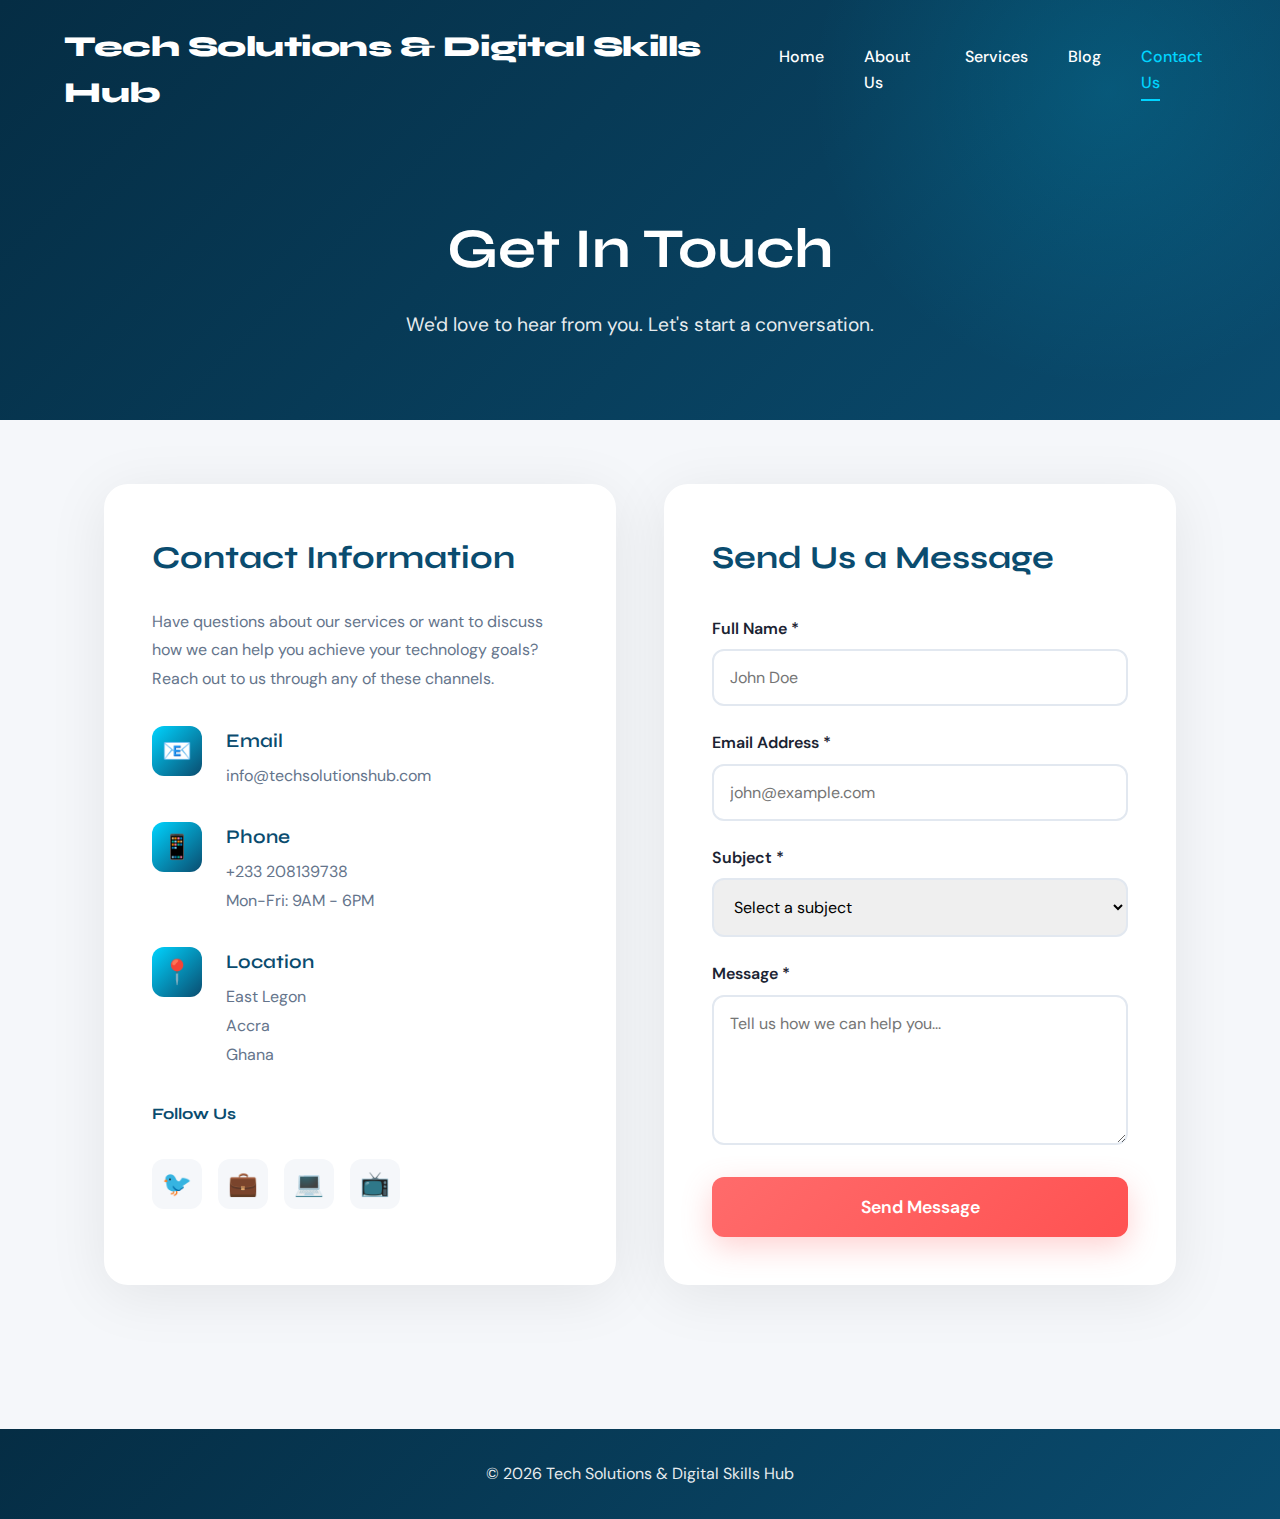
<file: contact.html>
<!DOCTYPE html>
<html lang="en">
<head>
    <meta charset="UTF-8">
    <meta name="viewport" content="width=device-width, initial-scale=1.0">
    <title>Contact Us - Tech Solutions & Digital Skills Hub</title>
    <link rel="preconnect" href="https://fonts.googleapis.com">
    <link rel="preconnect" href="https://fonts.gstatic.com" crossorigin>
    <link href="https://fonts.googleapis.com/css2?family=Syne:wght@400;600;700;800&family=DM+Sans:wght@400;500;700&display=swap" rel="stylesheet">
    <style>
        * {
            margin: 0;
            padding: 0;
            box-sizing: border-box;
        }

        :root {
            --primary-blue: #0a4c6f;
            --accent-cyan: #00d4ff;
            --accent-coral: #ff6b6b;
            --dark-blue: #052d44;
            --light-gray: #f5f7fa;
            --text-dark: #1a2332;
            --text-light: #64748b;
        }

        body {
            font-family: 'DM Sans', sans-serif;
            color: var(--text-dark);
            line-height: 1.6;
            overflow-x: hidden;
            background: var(--light-gray);
        }

        header {
            background: linear-gradient(135deg, var(--dark-blue) 0%, var(--primary-blue) 100%);
            color: white;
            padding: 0;
            position: relative;
            overflow: hidden;
        }

        header::before {
            content: '';
            position: absolute;
            top: -50%;
            right: -10%;
            width: 600px;
            height: 600px;
            background: radial-gradient(circle, rgba(0, 212, 255, 0.15) 0%, transparent 70%);
            border-radius: 50%;
            animation: float 20s ease-in-out infinite;
        }

        @keyframes float {
            0%, 100% { transform: translate(0, 0) scale(1); }
            50% { transform: translate(30px, -30px) scale(1.1); }
        }

        nav {
            position: relative;
            z-index: 10;
            padding: 1.5rem 5%;
        }

        .nav-content {
            max-width: 1400px;
            margin: 0 auto;
            display: flex;
            justify-content: space-between;
            align-items: center;
        }

        h1 {
            font-family: 'Syne', sans-serif;
            font-size: 1.8rem;
            font-weight: 800;
            letter-spacing: -0.5px;
        }

        h1 a {
            color: white;
            text-decoration: none;
        }

        .nav-links {
            display: flex;
            gap: 2.5rem;
            list-style: none;
        }

        .nav-links a {
            color: white;
            text-decoration: none;
            font-weight: 500;
            font-size: 1rem;
            transition: all 0.3s ease;
            position: relative;
            padding: 0.5rem 0;
        }

        .nav-links a::after {
            content: '';
            position: absolute;
            bottom: 0;
            left: 0;
            width: 0;
            height: 2px;
            background: var(--accent-cyan);
            transition: width 0.3s ease;
        }

        .nav-links a:hover::after,
        .nav-links a.active::after {
            width: 100%;
        }

        .nav-links a:hover,
        .nav-links a.active {
            color: var(--accent-cyan);
        }

        .page-header {
            position: relative;
            z-index: 5;
            padding: 4rem 5% 5rem;
            text-align: center;
        }

        .page-header h2 {
            font-family: 'Syne', sans-serif;
            font-size: 3.5rem;
            font-weight: 700;
            margin-bottom: 1rem;
            animation: fadeInUp 0.8s ease;
        }

        @keyframes fadeInUp {
            from {
                opacity: 0;
                transform: translateY(30px);
            }
            to {
                opacity: 1;
                transform: translateY(0);
            }
        }

        .page-header p {
            font-size: 1.2rem;
            opacity: 0.9;
            animation: fadeInUp 0.8s ease 0.2s both;
        }

        main {
            padding: 4rem 5%;
            max-width: 1200px;
            margin: 0 auto;
        }

        .contact-container {
            display: grid;
            grid-template-columns: 1fr 1fr;
            gap: 3rem;
            animation: fadeInUp 0.8s ease 0.4s both;
        }

        .contact-info {
            background: white;
            border-radius: 24px;
            padding: 3rem;
            box-shadow: 0 10px 60px rgba(0, 0, 0, 0.08);
        }

        .contact-info h3 {
            font-family: 'Syne', sans-serif;
            font-size: 2rem;
            font-weight: 700;
            color: var(--primary-blue);
            margin-bottom: 1.5rem;
        }

        .contact-info p {
            color: var(--text-light);
            line-height: 1.8;
            margin-bottom: 2rem;
        }

        .info-item {
            display: flex;
            align-items: flex-start;
            gap: 1.5rem;
            margin-bottom: 2rem;
        }

        .info-icon {
            width: 50px;
            height: 50px;
            background: linear-gradient(135deg, var(--accent-cyan), var(--primary-blue));
            border-radius: 12px;
            display: flex;
            align-items: center;
            justify-content: center;
            font-size: 1.5rem;
            flex-shrink: 0;
        }

        .info-text h4 {
            font-family: 'Syne', sans-serif;
            font-size: 1.2rem;
            font-weight: 600;
            color: var(--primary-blue);
            margin-bottom: 0.3rem;
        }

        .info-text p {
            margin: 0;
            font-size: 1rem;
        }

        .contact-form {
            background: white;
            border-radius: 24px;
            padding: 3rem;
            box-shadow: 0 10px 60px rgba(0, 0, 0, 0.08);
        }

        .contact-form h3 {
            font-family: 'Syne', sans-serif;
            font-size: 2rem;
            font-weight: 700;
            color: var(--primary-blue);
            margin-bottom: 2rem;
        }

        .form-group {
            margin-bottom: 1.5rem;
        }

        .form-group label {
            display: block;
            font-weight: 600;
            color: var(--text-dark);
            margin-bottom: 0.5rem;
        }

        .form-group input,
        .form-group textarea,
        .form-group select {
            width: 100%;
            padding: 1rem;
            border: 2px solid #e2e8f0;
            border-radius: 12px;
            font-family: 'DM Sans', sans-serif;
            font-size: 1rem;
            transition: all 0.3s ease;
        }

        .form-group input:focus,
        .form-group textarea:focus,
        .form-group select:focus {
            outline: none;
            border-color: var(--accent-cyan);
            box-shadow: 0 0 0 3px rgba(0, 212, 255, 0.1);
        }

        .form-group textarea {
            resize: vertical;
            min-height: 150px;
        }

        .submit-btn {
            width: 100%;
            padding: 1.2rem;
            background: linear-gradient(135deg, var(--accent-coral), #ff5252);
            color: white;
            border: none;
            border-radius: 12px;
            font-family: 'DM Sans', sans-serif;
            font-size: 1.1rem;
            font-weight: 600;
            cursor: pointer;
            transition: all 0.3s ease;
            box-shadow: 0 10px 30px rgba(255, 107, 107, 0.3);
        }

        .submit-btn:hover {
            transform: translateY(-3px);
            box-shadow: 0 15px 40px rgba(255, 107, 107, 0.4);
        }

        .social-links {
            display: flex;
            gap: 1rem;
            margin-top: 2rem;
        }

        .social-link {
            width: 50px;
            height: 50px;
            background: var(--light-gray);
            border-radius: 12px;
            display: flex;
            align-items: center;
            justify-content: center;
            font-size: 1.5rem;
            text-decoration: none;
            transition: all 0.3s ease;
        }

        .social-link:hover {
            background: var(--accent-cyan);
            transform: translateY(-5px);
        }

        footer {
            background: linear-gradient(135deg, var(--dark-blue) 0%, var(--primary-blue) 100%);
            color: white;
            text-align: center;
            padding: 2rem 5%;
            margin-top: 5rem;
        }

        footer p {
            font-size: 1rem;
            opacity: 0.9;
        }

        @media (max-width: 768px) {
            h1 {
                font-size: 1.3rem;
            }

            .nav-links {
                gap: 1rem;
                font-size: 0.85rem;
            }

            .page-header h2 {
                font-size: 2.5rem;
            }

            .contact-container {
                grid-template-columns: 1fr;
            }

            .contact-info,
            .contact-form {
                padding: 2rem;
            }
        }
    </style>
</head>
<body>
    <header>
        <nav>
            <div class="nav-content">
                <h1><a href="index.html">Tech Solutions & Digital Skills Hub</a></h1>
                <ul class="nav-links">
                    <li><a href="index.html">Home</a></li>
                    <li><a href="about.html">About Us</a></li>
                    <li><a href="services.html">Services</a></li>
                    <li><a href="blog.html">Blog</a></li>
                    <li><a href="contact.html" class="active">Contact Us</a></li>
                </ul>
            </div>
        </nav>
        
        <div class="page-header">
            <h2>Get In Touch</h2>
            <p>We'd love to hear from you. Let's start a conversation.</p>
        </div>
    </header>

    <main>
        <div class="contact-container">
            <div class="contact-info">
                <h3>Contact Information</h3>
                <p>Have questions about our services or want to discuss how we can help you achieve your technology goals? Reach out to us through any of these channels.</p>

                <div class="info-item">
                    <div class="info-icon">📧</div>
                    <div class="info-text">
                        <h4>Email</h4>
                        <p>info@techsolutionshub.com</p>
                    </div>
                </div>

                <div class="info-item">
                    <div class="info-icon">📱</div>
                    <div class="info-text">
                        <h4>Phone</h4>
                        <p>+233 208139738<br>Mon-Fri: 9AM - 6PM</p>
                    </div>
                </div>

                <div class="info-item">
                    <div class="info-icon">📍</div>
                    <div class="info-text">
                        <h4>Location</h4>
                        <p>East Legon <br>Accra<br>Ghana</p>
                    </div>
                </div>

                <h4 style="font-family: 'Syne', sans-serif; color: var(--primary-blue); margin-bottom: 1rem;">Follow Us</h4>
                <div class="social-links">
                    <a href="#" class="social-link" title="Twitter">🐦</a>
                    <a href="#" class="social-link" title="LinkedIn">💼</a>
                    <a href="#" class="social-link" title="GitHub">💻</a>
                    <a href="#" class="social-link" title="YouTube">📺</a>
                </div>
            </div>

            <div class="contact-form">
                <h3>Send Us a Message</h3>
                <div class="form-group">
                    <label for="name">Full Name *</label>
                    <input type="text" id="name" name="name" required placeholder="John Doe">
                </div>

                <div class="form-group">
                    <label for="email">Email Address *</label>
                    <input type="email" id="email" name="email" required placeholder="john@example.com">
                </div>

                <div class="form-group">
                    <label for="subject">Subject *</label>
                    <select id="subject" name="subject" required>
                        <option value="">Select a subject</option>
                        <option value="general">General Inquiry</option>
                        <option value="courses">Course Information</option>
                        <option value="partnership">Partnership Opportunity</option>
                        <option value="technical">Technical Support</option>
                        <option value="feedback">Feedback</option>
                        <option value="other">Other</option>
                    </select>
                </div>

                <div class="form-group">
                    <label for="message">Message *</label>
                    <textarea id="message" name="message" required placeholder="Tell us how we can help you..."></textarea>
                </div>

                <button type="submit" class="submit-btn">Send Message</button>
            </div>
        </div>
    </main>

    <footer>
        <p>© 2026 Tech Solutions & Digital Skills Hub</p>
    </footer>

    <script>
        document.querySelector('.contact-form').addEventListener('submit', function(e) {
            e.preventDefault();
            alert('Thank you for your message! We will get back to you soon.');
            this.reset();
        });
    </script>
</body>
</html>
</file>
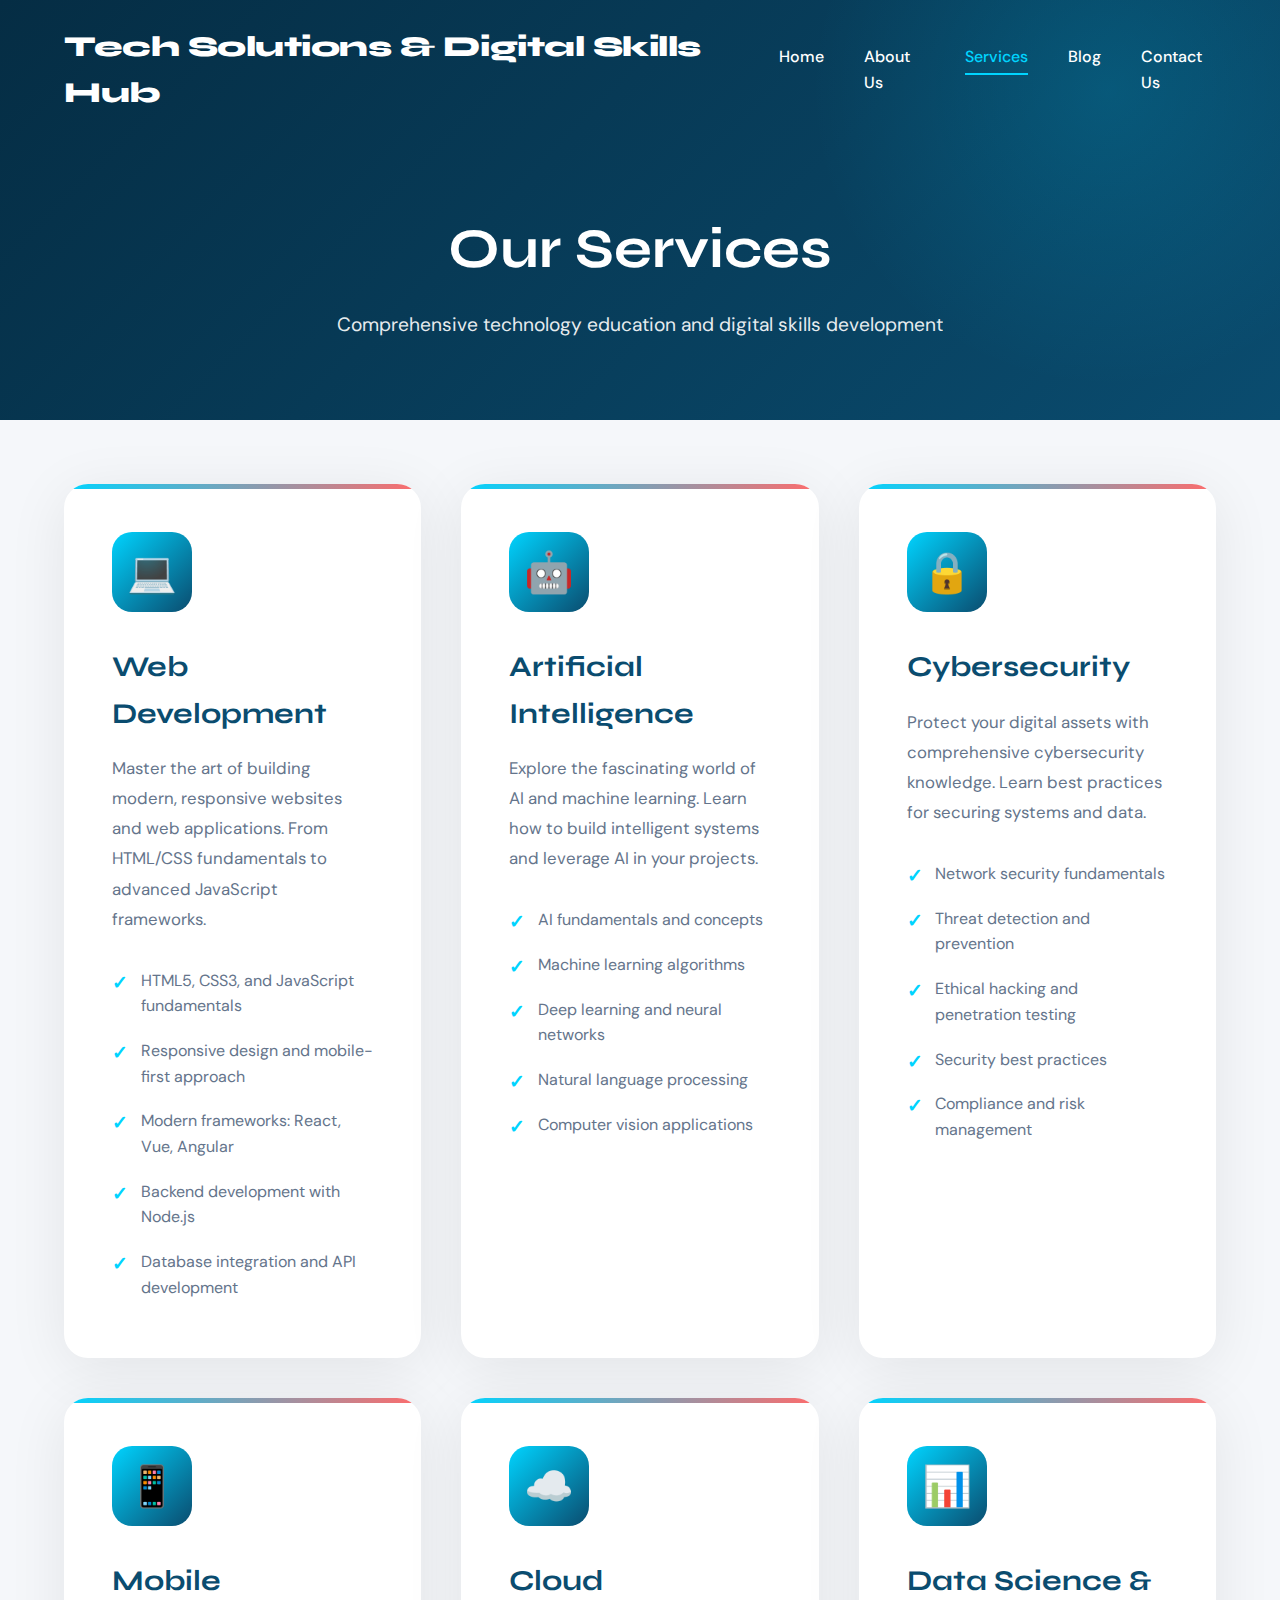
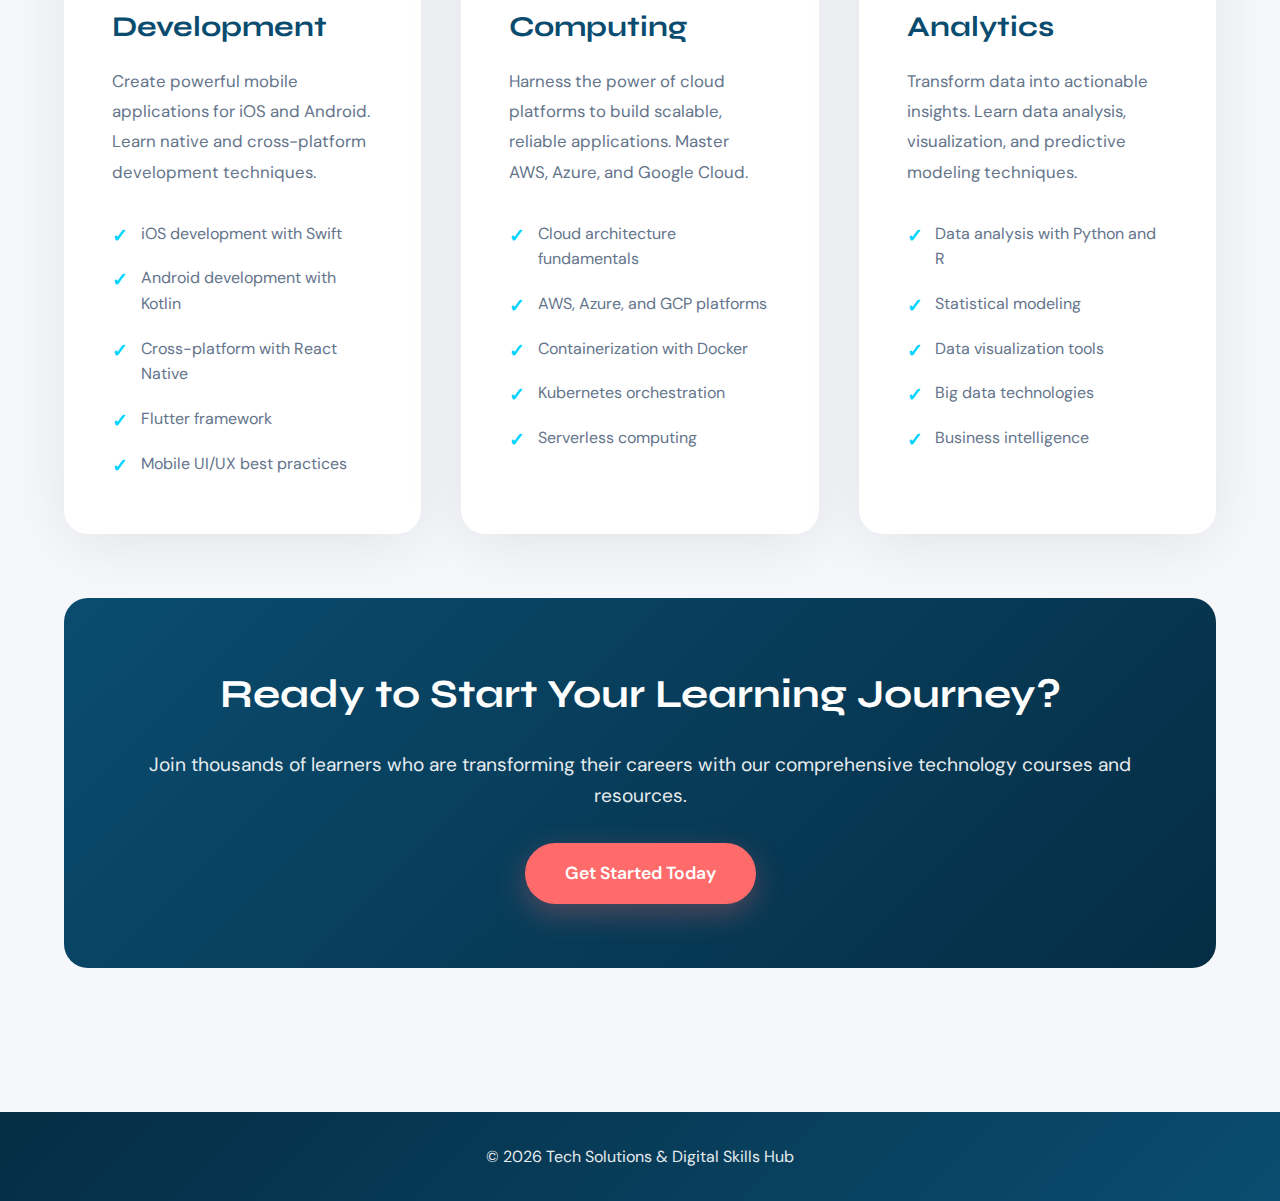
<file: services.html>
<!DOCTYPE html>
<html lang="en">
<head>
    <meta charset="UTF-8">
    <meta name="viewport" content="width=device-width, initial-scale=1.0">
    <title>Services - Tech Solutions & Digital Skills Hub</title>
    <link rel="preconnect" href="https://fonts.googleapis.com">
    <link rel="preconnect" href="https://fonts.gstatic.com" crossorigin>
    <link href="https://fonts.googleapis.com/css2?family=Syne:wght@400;600;700;800&family=DM+Sans:wght@400;500;700&display=swap" rel="stylesheet">
    <style>
        * {
            margin: 0;
            padding: 0;
            box-sizing: border-box;
        }

        :root {
            --primary-blue: #0a4c6f;
            --accent-cyan: #00d4ff;
            --accent-coral: #ff6b6b;
            --dark-blue: #052d44;
            --light-gray: #f5f7fa;
            --text-dark: #1a2332;
            --text-light: #64748b;
        }

        body {
            font-family: 'DM Sans', sans-serif;
            color: var(--text-dark);
            line-height: 1.6;
            overflow-x: hidden;
            background: var(--light-gray);
        }

        header {
            background: linear-gradient(135deg, var(--dark-blue) 0%, var(--primary-blue) 100%);
            color: white;
            padding: 0;
            position: relative;
            overflow: hidden;
        }

        header::before {
            content: '';
            position: absolute;
            top: -50%;
            right: -10%;
            width: 600px;
            height: 600px;
            background: radial-gradient(circle, rgba(0, 212, 255, 0.15) 0%, transparent 70%);
            border-radius: 50%;
            animation: float 20s ease-in-out infinite;
        }

        @keyframes float {
            0%, 100% { transform: translate(0, 0) scale(1); }
            50% { transform: translate(30px, -30px) scale(1.1); }
        }

        nav {
            position: relative;
            z-index: 10;
            padding: 1.5rem 5%;
        }

        .nav-content {
            max-width: 1400px;
            margin: 0 auto;
            display: flex;
            justify-content: space-between;
            align-items: center;
        }

        h1 {
            font-family: 'Syne', sans-serif;
            font-size: 1.8rem;
            font-weight: 800;
            letter-spacing: -0.5px;
        }

        h1 a {
            color: white;
            text-decoration: none;
        }

        .nav-links {
            display: flex;
            gap: 2.5rem;
            list-style: none;
        }

        .nav-links a {
            color: white;
            text-decoration: none;
            font-weight: 500;
            font-size: 1rem;
            transition: all 0.3s ease;
            position: relative;
            padding: 0.5rem 0;
        }

        .nav-links a::after {
            content: '';
            position: absolute;
            bottom: 0;
            left: 0;
            width: 0;
            height: 2px;
            background: var(--accent-cyan);
            transition: width 0.3s ease;
        }

        .nav-links a:hover::after,
        .nav-links a.active::after {
            width: 100%;
        }

        .nav-links a:hover,
        .nav-links a.active {
            color: var(--accent-cyan);
        }

        .page-header {
            position: relative;
            z-index: 5;
            padding: 4rem 5% 5rem;
            text-align: center;
        }

        .page-header h2 {
            font-family: 'Syne', sans-serif;
            font-size: 3.5rem;
            font-weight: 700;
            margin-bottom: 1rem;
            animation: fadeInUp 0.8s ease;
        }

        @keyframes fadeInUp {
            from {
                opacity: 0;
                transform: translateY(30px);
            }
            to {
                opacity: 1;
                transform: translateY(0);
            }
        }

        .page-header p {
            font-size: 1.2rem;
            opacity: 0.9;
            animation: fadeInUp 0.8s ease 0.2s both;
        }

        main {
            padding: 4rem 5%;
            max-width: 1400px;
            margin: 0 auto;
        }

        .services-grid {
            display: grid;
            grid-template-columns: repeat(auto-fit, minmax(350px, 1fr));
            gap: 2.5rem;
        }

        .service-card {
            background: white;
            border-radius: 24px;
            padding: 3rem;
            box-shadow: 0 10px 60px rgba(0, 0, 0, 0.08);
            transition: all 0.3s ease;
            position: relative;
            overflow: hidden;
            animation: fadeInUp 0.8s ease both;
        }

        .service-card:nth-child(1) { animation-delay: 0.2s; }
        .service-card:nth-child(2) { animation-delay: 0.3s; }
        .service-card:nth-child(3) { animation-delay: 0.4s; }
        .service-card:nth-child(4) { animation-delay: 0.5s; }
        .service-card:nth-child(5) { animation-delay: 0.6s; }
        .service-card:nth-child(6) { animation-delay: 0.7s; }

        .service-card::before {
            content: '';
            position: absolute;
            top: 0;
            left: 0;
            width: 100%;
            height: 5px;
            background: linear-gradient(90deg, var(--accent-cyan), var(--accent-coral));
        }

        .service-card:hover {
            transform: translateY(-10px);
            box-shadow: 0 20px 80px rgba(0, 0, 0, 0.12);
        }

        .service-icon {
            width: 80px;
            height: 80px;
            background: linear-gradient(135deg, var(--accent-cyan), var(--primary-blue));
            border-radius: 20px;
            display: flex;
            align-items: center;
            justify-content: center;
            font-size: 2.5rem;
            margin-bottom: 2rem;
        }

        .service-card h3 {
            font-family: 'Syne', sans-serif;
            font-size: 1.8rem;
            font-weight: 700;
            color: var(--primary-blue);
            margin-bottom: 1rem;
        }

        .service-card p {
            font-size: 1.05rem;
            color: var(--text-light);
            line-height: 1.8;
            margin-bottom: 1.5rem;
        }

        .service-features {
            list-style: none;
            margin-top: 1.5rem;
        }

        .service-features li {
            padding: 0.6rem 0;
            color: var(--text-light);
            position: relative;
            padding-left: 1.8rem;
        }

        .service-features li::before {
            content: '✓';
            position: absolute;
            left: 0;
            color: var(--accent-cyan);
            font-weight: bold;
            font-size: 1.2rem;
        }

        .cta-section {
            background: linear-gradient(135deg, var(--primary-blue), var(--dark-blue));
            border-radius: 24px;
            padding: 4rem;
            text-align: center;
            margin-top: 4rem;
            color: white;
            animation: fadeInUp 0.8s ease 0.8s both;
        }

        .cta-section h3 {
            font-family: 'Syne', sans-serif;
            font-size: 2.5rem;
            font-weight: 700;
            margin-bottom: 1.5rem;
        }

        .cta-section p {
            font-size: 1.2rem;
            margin-bottom: 2rem;
            opacity: 0.9;
        }

        .cta-button {
            display: inline-block;
            padding: 1rem 2.5rem;
            background: var(--accent-coral);
            color: white;
            text-decoration: none;
            border-radius: 50px;
            font-weight: 600;
            font-size: 1.1rem;
            transition: all 0.3s ease;
            box-shadow: 0 10px 30px rgba(255, 107, 107, 0.3);
        }

        .cta-button:hover {
            transform: translateY(-3px);
            box-shadow: 0 15px 40px rgba(255, 107, 107, 0.4);
            background: #ff5252;
        }

        footer {
            background: linear-gradient(135deg, var(--dark-blue) 0%, var(--primary-blue) 100%);
            color: white;
            text-align: center;
            padding: 2rem 5%;
            margin-top: 5rem;
        }

        footer p {
            font-size: 1rem;
            opacity: 0.9;
        }

        @media (max-width: 768px) {
            h1 {
                font-size: 1.3rem;
            }

            .nav-links {
                gap: 1rem;
                font-size: 0.85rem;
            }

            .page-header h2 {
                font-size: 2.5rem;
            }

            .services-grid {
                grid-template-columns: 1fr;
            }

            .service-card {
                padding: 2rem;
            }

            .cta-section {
                padding: 2.5rem;
            }
        }
    </style>
</head>
<body>
    <header>
        <nav>
            <div class="nav-content">
                <h1><a href="index1.html">Tech Solutions & Digital Skills Hub</a></h1>
                <ul class="nav-links">
                    <li><a href="index.html">Home</a></li>
                    <li><a href="about.html">About Us</a></li>
                    <li><a href="services.html" class="active">Services</a></li>
                    <li><a href="blog.html">Blog</a></li>
                    <li><a href="contact.html">Contact Us</a></li>
                </ul>
            </div>
        </nav>
        
        <div class="page-header">
            <h2>Our Services</h2>
            <p>Comprehensive technology education and digital skills development</p>
        </div>
    </header>

    <main>
        <div class="services-grid">
            <div class="service-card">
                <div class="service-icon">💻</div>
                <h3>Web Development</h3>
                <p>Master the art of building modern, responsive websites and web applications. From HTML/CSS fundamentals to advanced JavaScript frameworks.</p>
                <ul class="service-features">
                    <li>HTML5, CSS3, and JavaScript fundamentals</li>
                    <li>Responsive design and mobile-first approach</li>
                    <li>Modern frameworks: React, Vue, Angular</li>
                    <li>Backend development with Node.js</li>
                    <li>Database integration and API development</li>
                </ul>
            </div>

            <div class="service-card">
                <div class="service-icon">🤖</div>
                <h3>Artificial Intelligence</h3>
                <p>Explore the fascinating world of AI and machine learning. Learn how to build intelligent systems and leverage AI in your projects.</p>
                <ul class="service-features">
                    <li>AI fundamentals and concepts</li>
                    <li>Machine learning algorithms</li>
                    <li>Deep learning and neural networks</li>
                    <li>Natural language processing</li>
                    <li>Computer vision applications</li>
                </ul>
            </div>

            <div class="service-card">
                <div class="service-icon">🔒</div>
                <h3>Cybersecurity</h3>
                <p>Protect your digital assets with comprehensive cybersecurity knowledge. Learn best practices for securing systems and data.</p>
                <ul class="service-features">
                    <li>Network security fundamentals</li>
                    <li>Threat detection and prevention</li>
                    <li>Ethical hacking and penetration testing</li>
                    <li>Security best practices</li>
                    <li>Compliance and risk management</li>
                </ul>
            </div>

            <div class="service-card">
                <div class="service-icon">📱</div>
                <h3>Mobile Development</h3>
                <p>Create powerful mobile applications for iOS and Android. Learn native and cross-platform development techniques.</p>
                <ul class="service-features">
                    <li>iOS development with Swift</li>
                    <li>Android development with Kotlin</li>
                    <li>Cross-platform with React Native</li>
                    <li>Flutter framework</li>
                    <li>Mobile UI/UX best practices</li>
                </ul>
            </div>

            <div class="service-card">
                <div class="service-icon">☁️</div>
                <h3>Cloud Computing</h3>
                <p>Harness the power of cloud platforms to build scalable, reliable applications. Master AWS, Azure, and Google Cloud.</p>
                <ul class="service-features">
                    <li>Cloud architecture fundamentals</li>
                    <li>AWS, Azure, and GCP platforms</li>
                    <li>Containerization with Docker</li>
                    <li>Kubernetes orchestration</li>
                    <li>Serverless computing</li>
                </ul>
            </div>

            <div class="service-card">
                <div class="service-icon">📊</div>
                <h3>Data Science & Analytics</h3>
                <p>Transform data into actionable insights. Learn data analysis, visualization, and predictive modeling techniques.</p>
                <ul class="service-features">
                    <li>Data analysis with Python and R</li>
                    <li>Statistical modeling</li>
                    <li>Data visualization tools</li>
                    <li>Big data technologies</li>
                    <li>Business intelligence</li>
                </ul>
            </div>
        </div>

        <div class="cta-section">
            <h3>Ready to Start Your Learning Journey?</h3>
            <p>Join thousands of learners who are transforming their careers with our comprehensive technology courses and resources.</p>
            <a href="contact.html" class="cta-button">Get Started Today</a>
        </div>
    </main>

    <footer>
        <p>© 2026 Tech Solutions & Digital Skills Hub</p>
    </footer>
</body>
</html>
</file>
